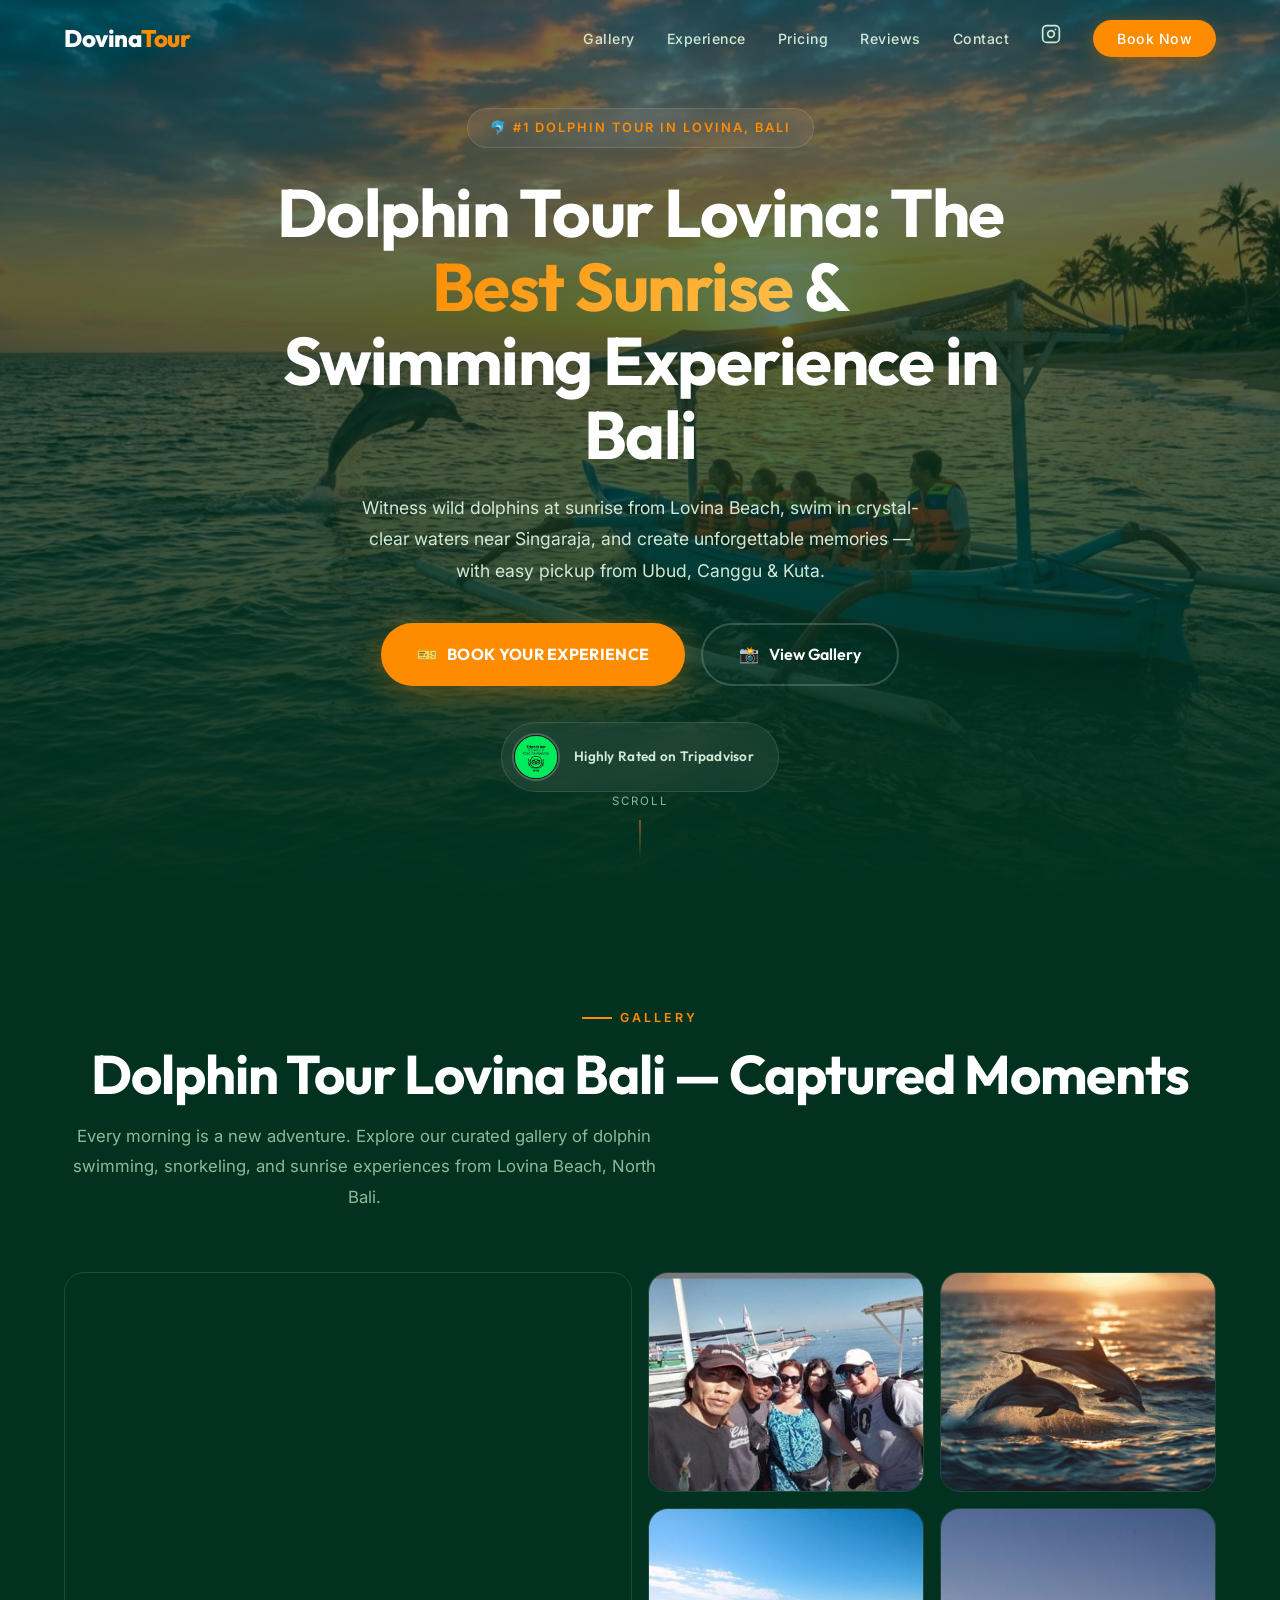
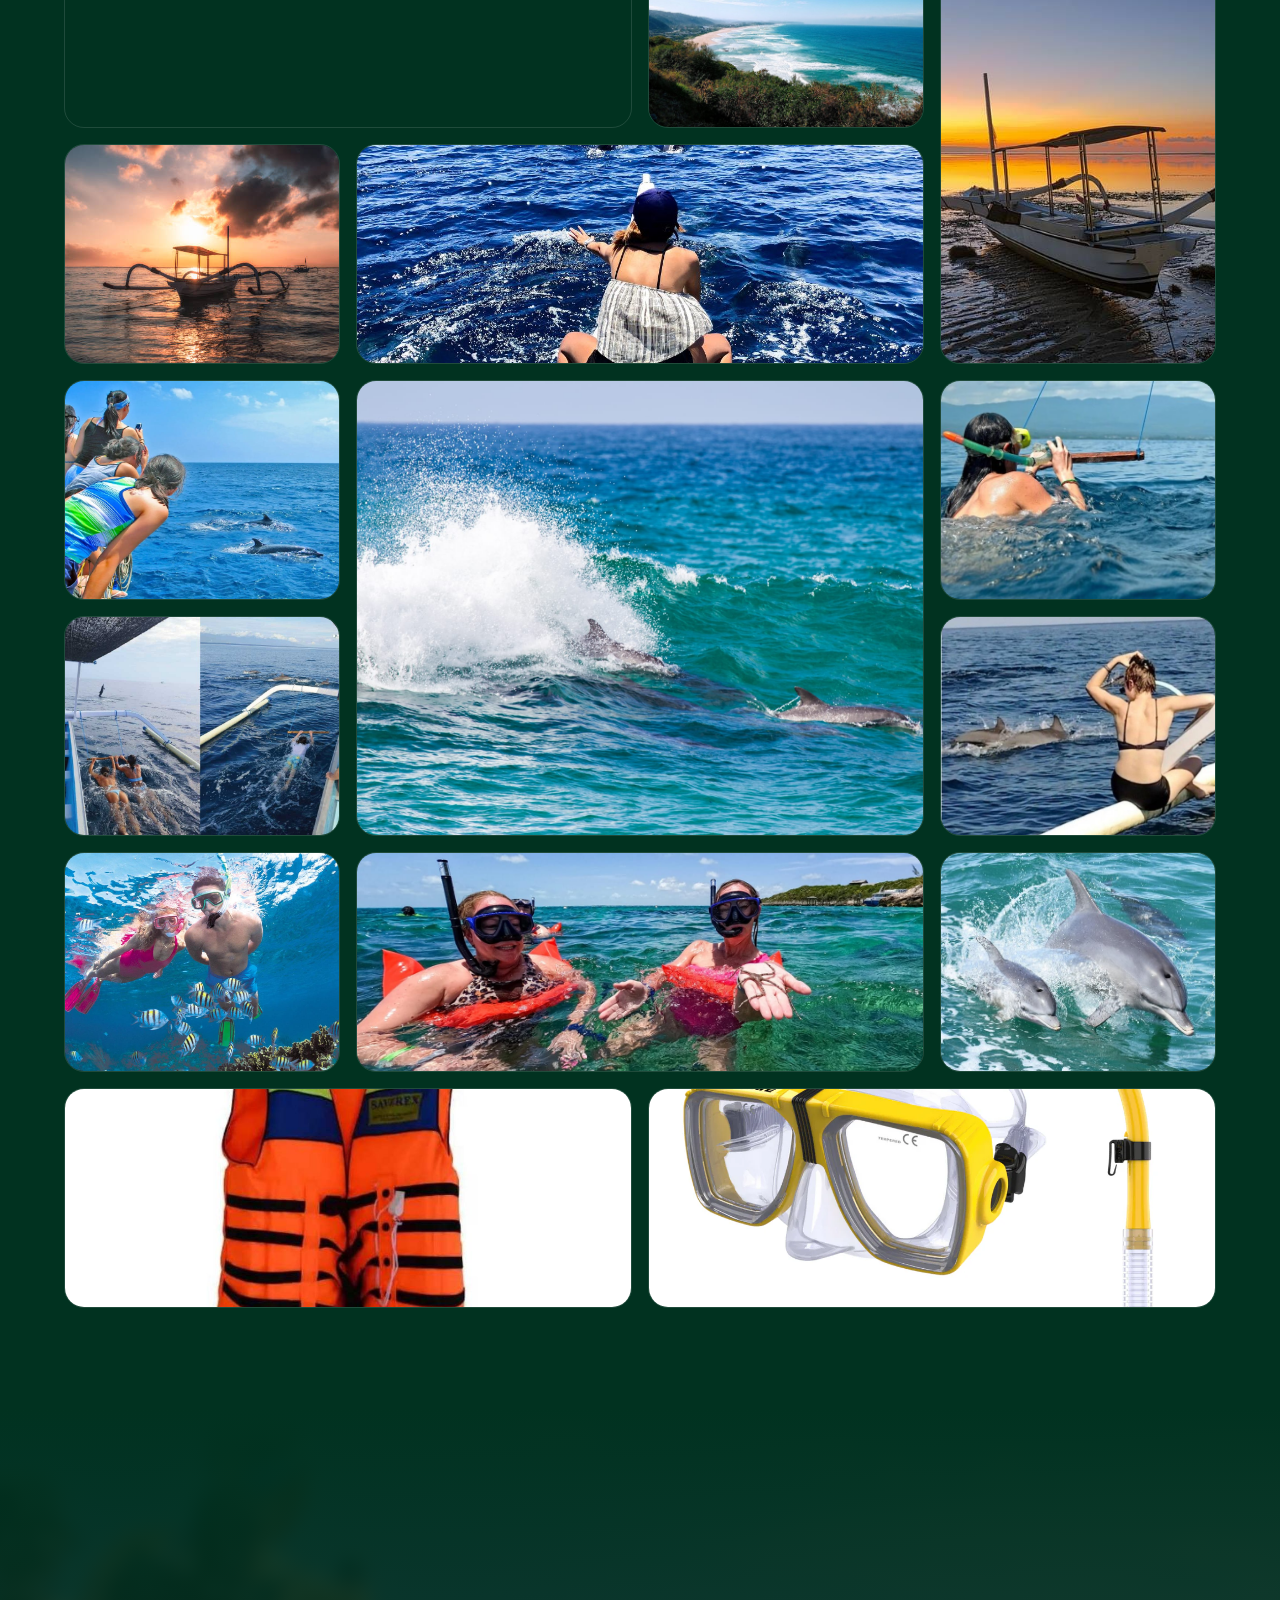
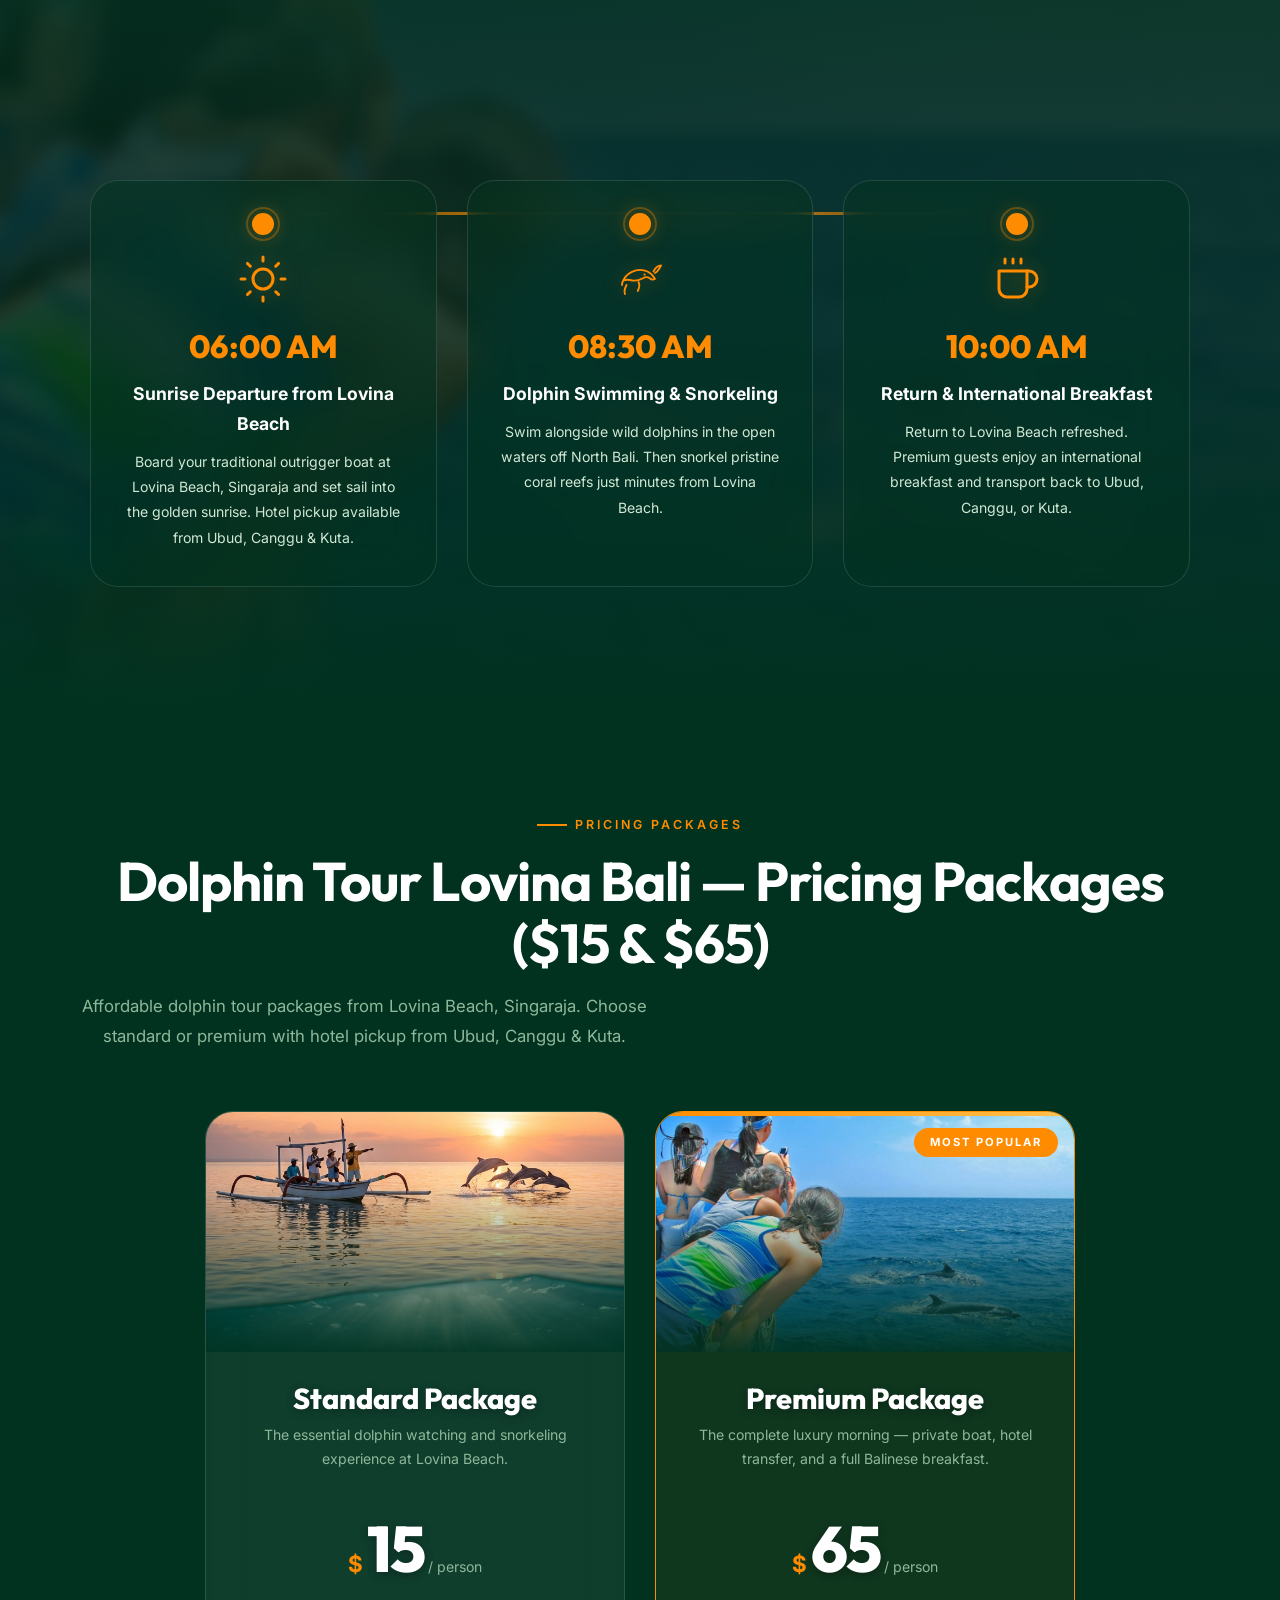
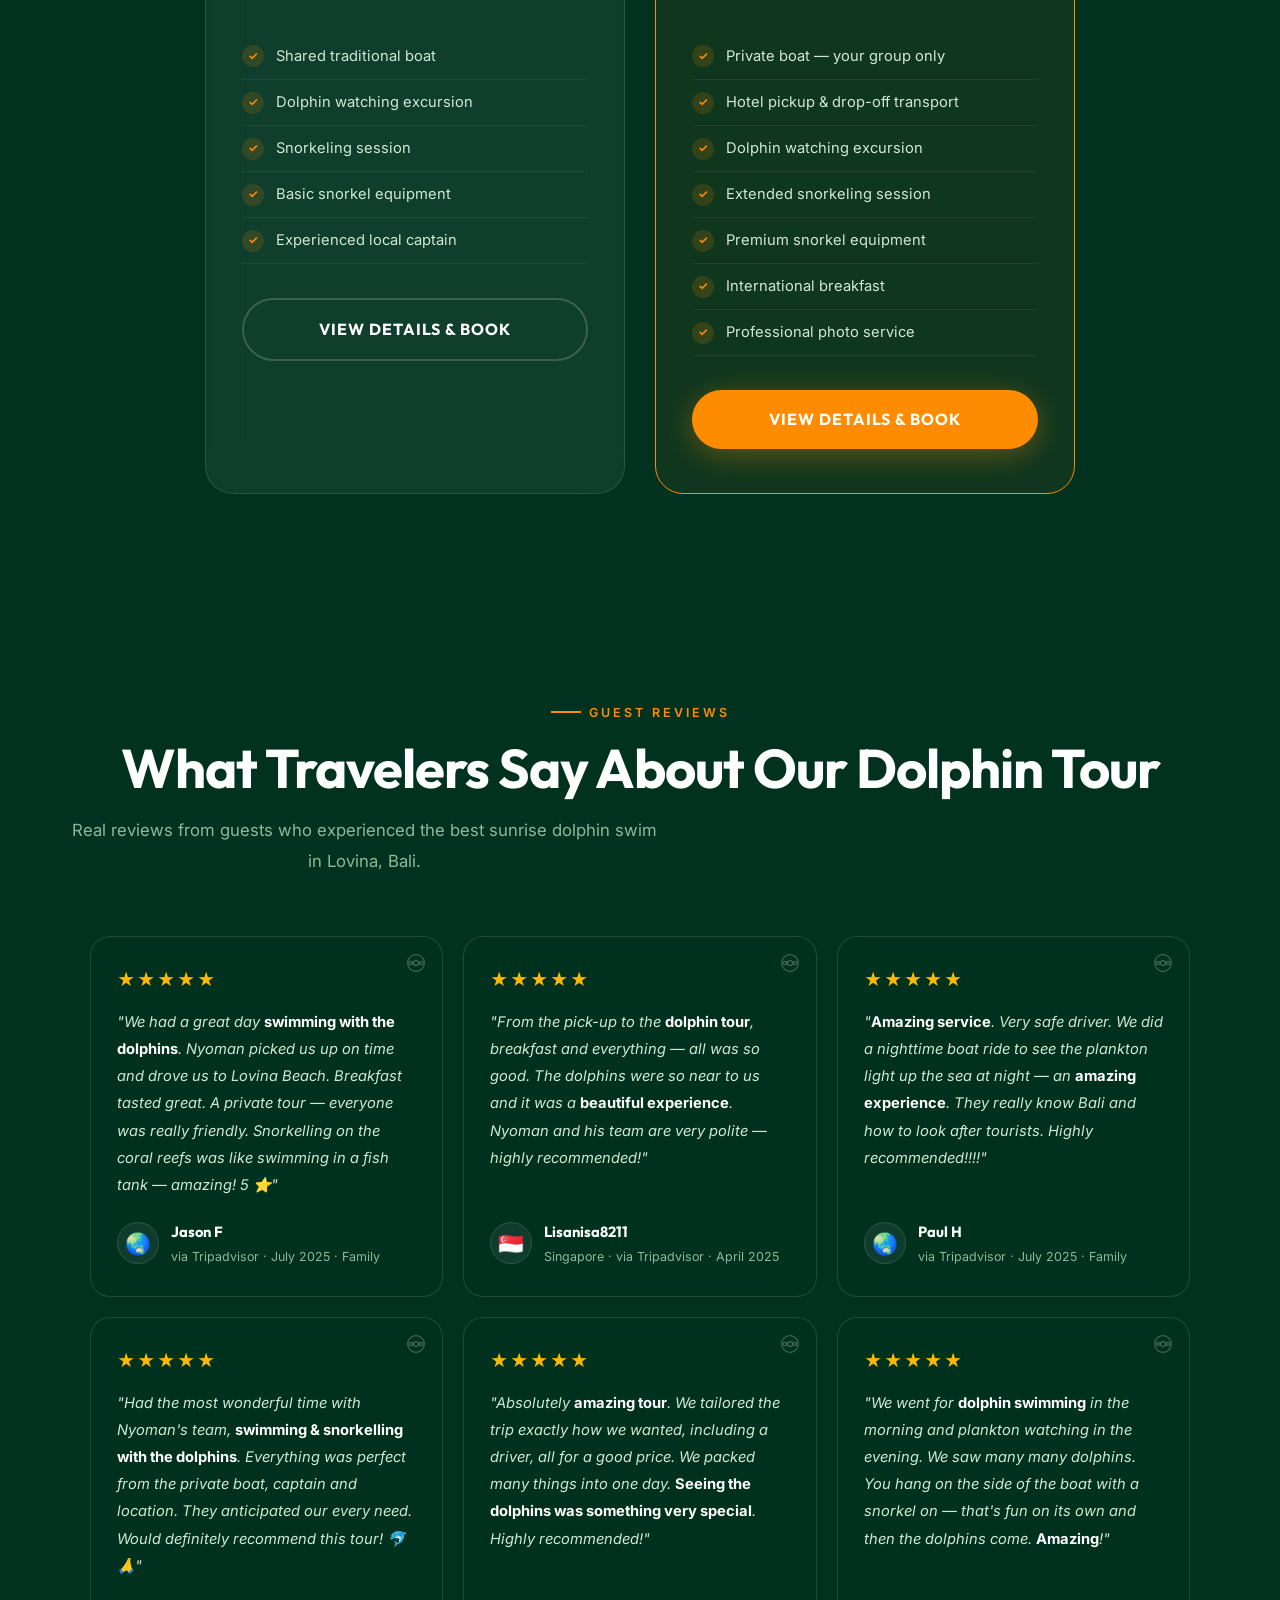
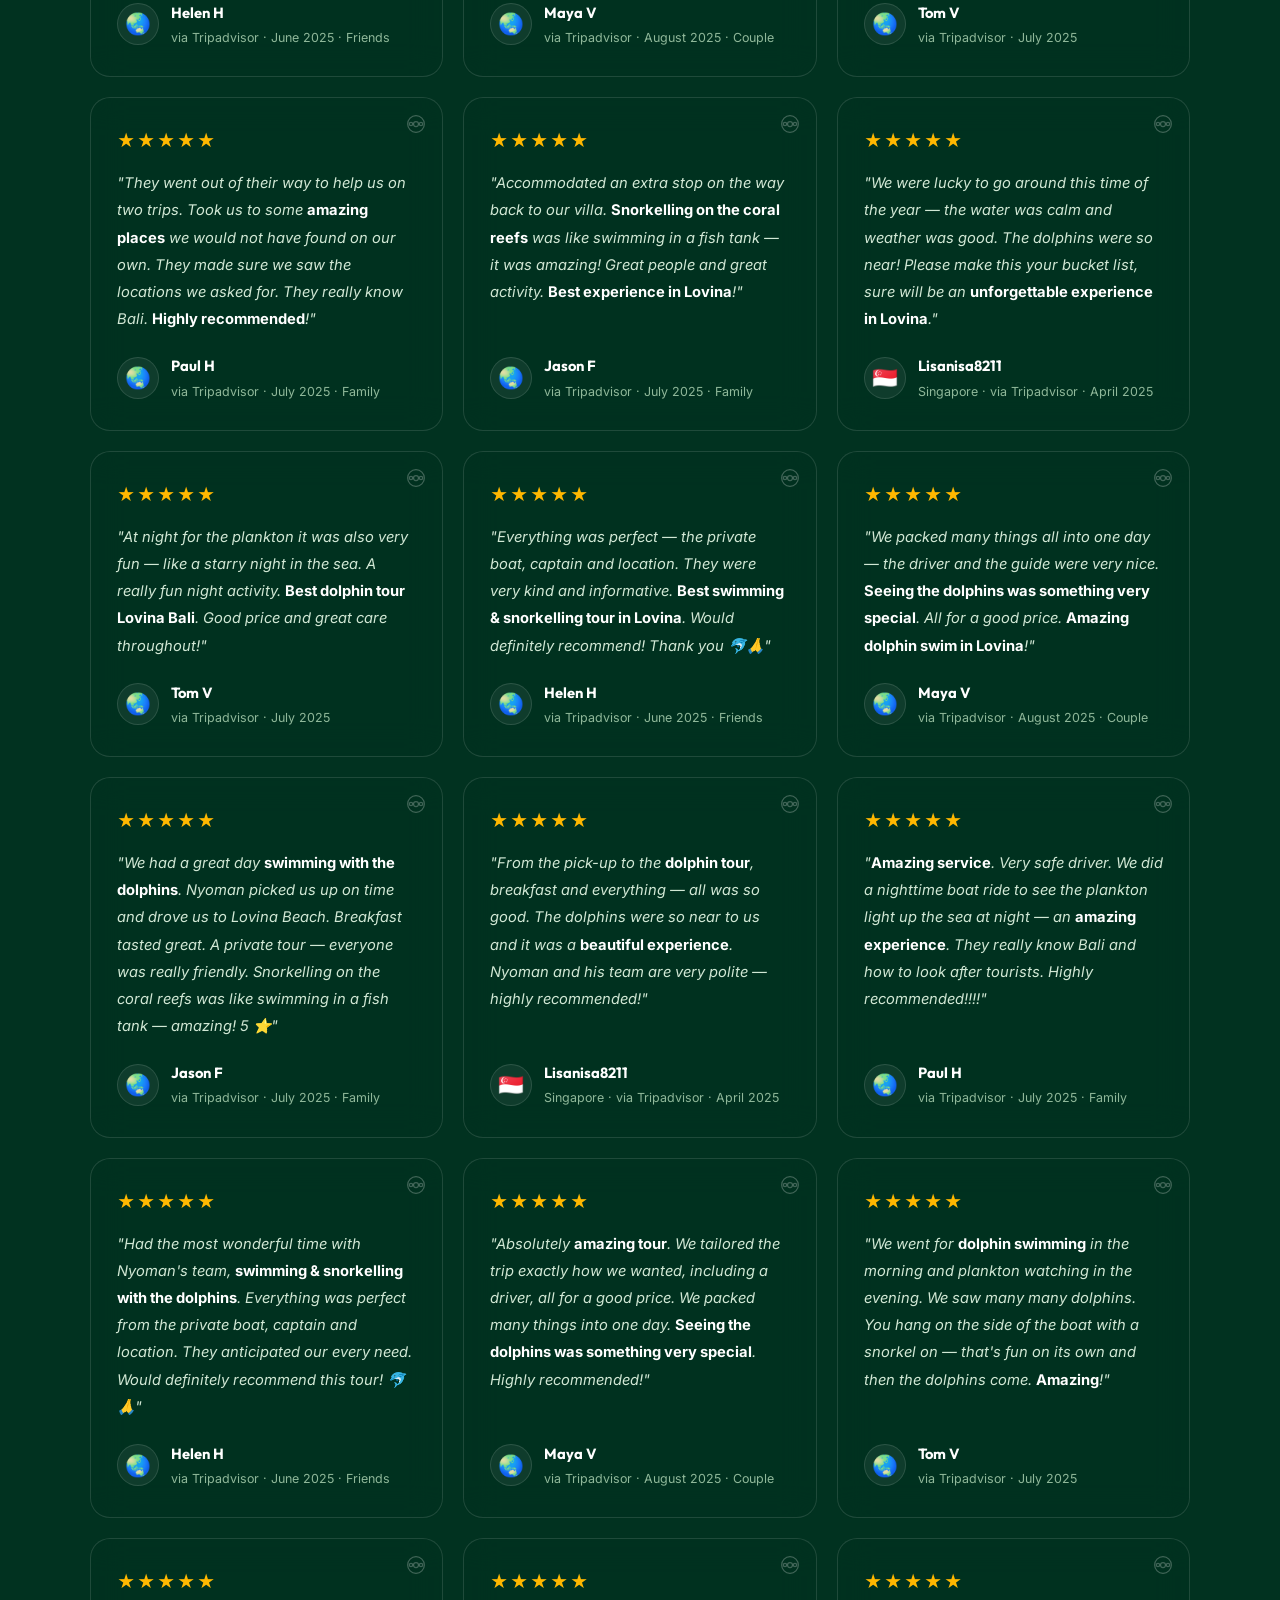
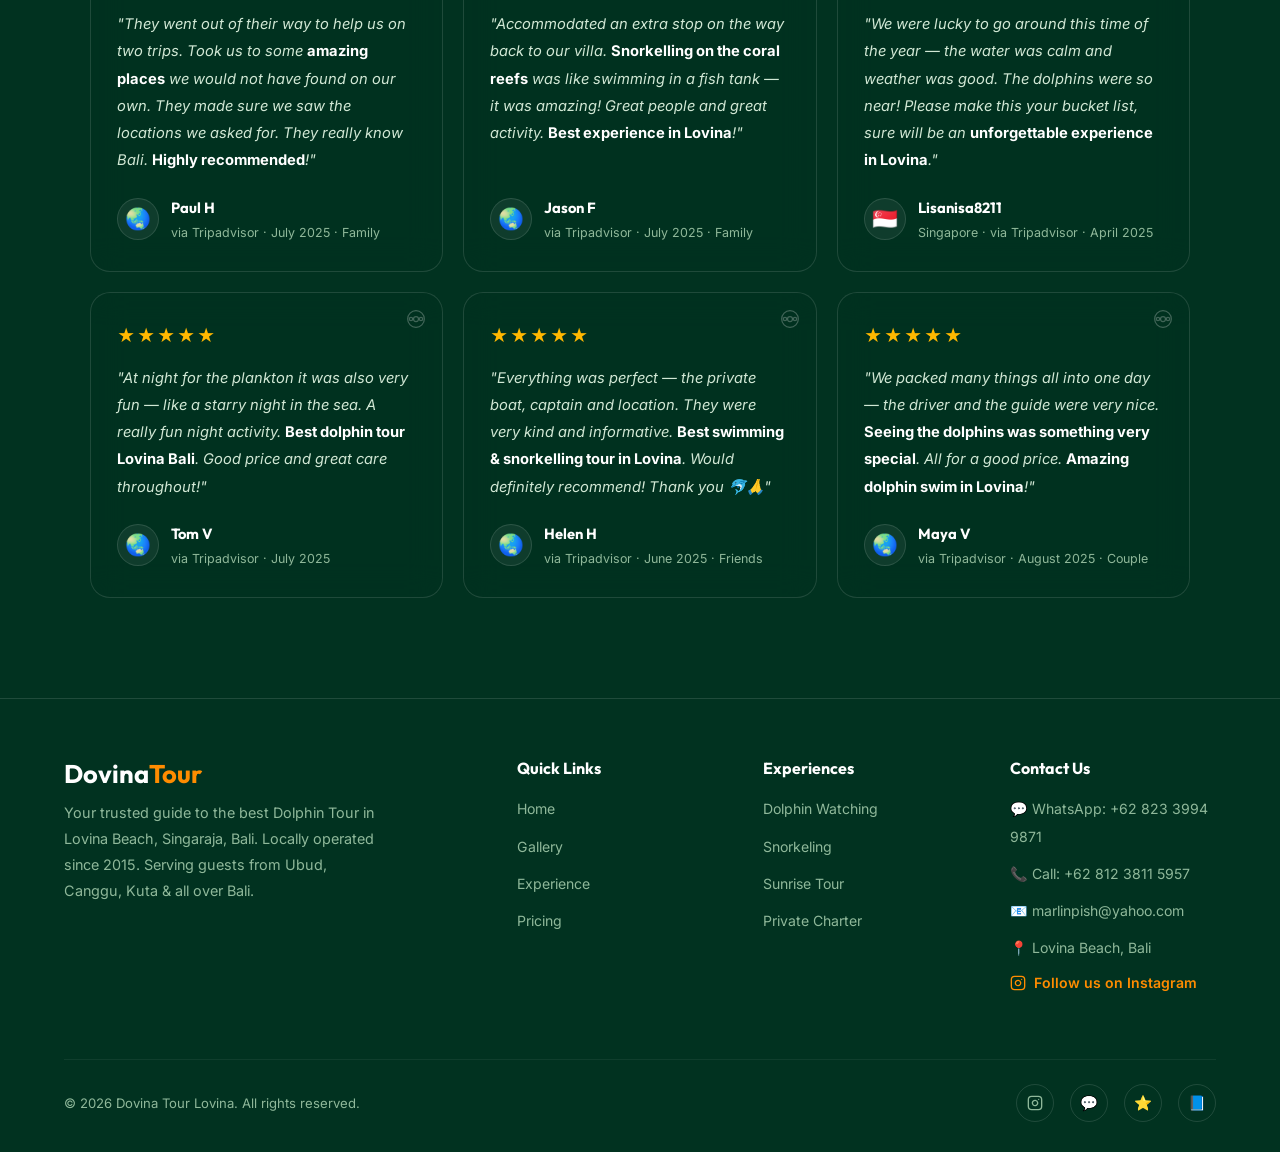
<file: index.html>
﻿<!DOCTYPE html>
<html lang="en">

<head>
  <meta charset="UTF-8" />
  <meta name="viewport" content="width=device-width, initial-scale=1.0" />
  <title>Dolphin Tour Lovina Bali — Best Sunrise Dolphin Swimming & Snorkeling | Dovina Tour</title>
  <meta name="description"
    content="Book the best Dolphin Tour in Lovina Bali. Experience sunrise dolphin watching, swimming, and snorkeling with Dovina Tour. Professional guides and private boat packages available." />
  <meta name="keywords"
    content="Dolphin Tour Lovina Bali, Dolphin Swim Lovina, Best Sunrise Tour Bali, Swimming with Dolphins Lovina, Lovina Beach, Singaraja, Sunrise Dolphin Boat Bali, Dovina Tour Lovina Experience" />

  <!-- Open Graph / Social Media -->
  <meta property="og:type" content="website" />
  <meta property="og:title" content="Dolphin Tour Lovina Bali — Best Sunrise Swimming Experience | Dovina Tour" />
  <meta property="og:description"
    content="Book the best Dolphin Tour in Lovina Bali. Sunrise dolphin watching, swimming & snorkeling. Professional guides, private boats. From $15/person." />
  <meta property="og:image" content="background-dolphin-lovina-tour-bali.jpeg" />
  <meta name="twitter:card" content="summary_large_image" />

  <!-- Google Fonts -->
  <link rel="preconnect" href="https://fonts.googleapis.com" />
  <link rel="preconnect" href="https://fonts.gstatic.com" crossorigin />
  <link
    href="https://fonts.googleapis.com/css2?family=Inter:wght@400;500;600;700&family=Outfit:wght@400;600;700;800&display=swap"
    rel="stylesheet" />

  <!-- Stylesheet -->
  <link rel="stylesheet" href="style.css" />

  <!-- JSON-LD Structured Data -->
  <script type="application/ld+json">
  {
    "@context": "https://schema.org",
    "@type": "TouristTrip",
    "name": "Dolphin Tour Lovina Bali — Sunrise Swimming & Snorkeling",
    "description": "Experience sunrise dolphin watching, swimming with wild dolphins, and snorkeling in Lovina Beach, North Bali. Private and shared boat packages available.",
    "touristType": ["Adventure", "Nature", "Water Sports"],
    "offers": [
      {
        "@type": "Offer",
        "name": "Standard Package",
        "price": "15",
        "priceCurrency": "USD",
        "description": "Shared boat dolphin watching and snorkeling tour departing from Lovina Beach"
      },
      {
        "@type": "Offer",
        "name": "Premium Package",
        "price": "65",
        "priceCurrency": "USD",
        "description": "Private boat with hotel transport from Ubud, Canggu, Kuta or Singaraja, plus international breakfast"
      }
    ],
    "provider": {
      "@type": "LocalBusiness",
      "name": "Dovina Tour Lovina",
      "telephone": "+6282339949871",
      "email": "marlinpish@yahoo.com",
      "address": {
        "@type": "PostalAddress",
        "addressLocality": "Lovina Beach",
        "addressRegion": "Singaraja, Buleleng",
        "addressCountry": "ID"
      }
    }
  }
  </script>
</head>

<body>

  <!-- ===== NAVBAR ===== -->
  <nav class="navbar" id="navbar">
    <div class="container">
      <a href="#" class="nav-logo">Dovina<span>Tour</span></a>
      <ul class="nav-links" id="navLinks">
        <li><a href="#gallery">Gallery</a></li>
        <li><a href="#experience">Experience</a></li>
        <li><a href="#pricing">Pricing</a></li>
        <li><a href="#testimonials">Reviews</a></li>
        <li><a href="#contact">Contact</a></li>
        <li><a href="https://www.instagram.com/dolphin_lovina_tours/?utm_source=qr&r=nametag" target="_blank"
            rel="noopener noreferrer" class="nav-instagram" aria-label="Follow us on Instagram"
            title="Follow us on Instagram"><svg xmlns="http://www.w3.org/2000/svg" width="20" height="20"
              viewBox="0 0 24 24" fill="none" stroke="currentColor" stroke-width="2" stroke-linecap="round"
              stroke-linejoin="round">
              <rect x="2" y="2" width="20" height="20" rx="5" ry="5" />
              <path d="M16 11.37A4 4 0 1 1 12.63 8 4 4 0 0 1 16 11.37z" />
              <line x1="17.5" y1="6.5" x2="17.51" y2="6.5" />
            </svg></a></li>
        <li><a href="#pricing" class="nav-cta">Book Now</a></li>
      </ul>
      <div class="hamburger" id="hamburger" onclick="toggleMenu()">
        <span></span>
        <span></span>
        <span></span>
      </div>
    </div>
  </nav>

  <!-- ===== HERO SECTION ===== -->
  <section class="hero hero-image-bg" id="hero">
    <div class="hero-overlay"></div>

    <div class="hero-content reveal">
      <div class="hero-badge">🐬 #1 Dolphin Tour in Lovina, Bali</div>
      <h1>
        Dolphin Tour Lovina: The <span class="highlight">Best Sunrise</span> &<br />
        Swimming Experience in Bali
      </h1>
      <p class="hero-desc">
        Witness wild dolphins at sunrise from Lovina Beach, swim in crystal-clear waters near Singaraja, and create
        unforgettable memories — with easy pickup from Ubud, Canggu & Kuta.
      </p>
      <div class="hero-btns">
        <a href="#pricing" class="btn-primary">
          <span>🎫</span> Book Your Experience
        </a>
        <a href="#gallery" class="btn-outline">
          <span>📸</span> View Gallery
        </a>
      </div>

      <a href="https://share.google/aSrlCVCSFf2u8vWAF" target="_blank" rel="noopener noreferrer" class="trust-badge">
        <img src="Tripadvisor Travelers' Choice 2025 logo image dolphin-lovina-tour-bali.jpeg"
          alt="Tripadvisor Travelers' Choice 2025" />
        <span>Highly Rated on Tripadvisor</span>
      </a>
    </div>

    <div class="hero-scroll-indicator">
      <span>Scroll</span>
      <div class="scroll-line"></div>
    </div>
  </section>

  <!-- ===== BENTO GRID GALLERY ===== -->
  <section class="bento-section" id="gallery">
    <div class="container">
      <div class="bento-header reveal">
        <div class="section-tag">Gallery</div>
        <h2 class="section-title">Dolphin Tour Lovina Bali — Captured Moments</h2>
        <p class="section-subtitle">Every morning is a new adventure. Explore our curated gallery of dolphin swimming,
          snorkeling, and sunrise experiences from Lovina Beach, North Bali.</p>
      </div>

      <div class="bento-grid">
        <div class="bento-item bento-video">
          <iframe src="https://www.youtube.com/embed/7PAWdxHHyG0?rel=0&modestbranding=1&playsinline=1"
            title="Dolphin Tour Lovina Bali — Sunrise Swimming and Snorkeling Experience Video"
            allow="accelerometer; autoplay; clipboard-write; encrypted-media; gyroscope; picture-in-picture"
            allowfullscreen loading="lazy"></iframe>
          <div class="bento-item-overlay"><span>▶ Watch the Dolphin Tour</span></div>
        </div>
        <div class="bento-item">
          <img src="Dolphin-Tour-Lovina-Bali (2).jpeg"
            alt="Swimming with dolphins Lovina — Wild dolphins spotted near Lovina Beach Bali" loading="lazy" />
          <div class="bento-item-overlay"><span>Wild Dolphins</span></div>
        </div>
        <div class="bento-item">
          <img src="Dolphin-Tour-Lovina-Bali (3).jpeg" alt="Snorkeling crystal clear water on Dolphin Tour Lovina Bali"
            loading="lazy" />
          <div class="bento-item-overlay"><span>Crystal Waters</span></div>
        </div>
        <div class="bento-item">
          <img src="Dolphin-Tour-Lovina-Bali (4).jpeg"
            alt="Sunrise dolphin boat Bali — Dolphins leaping at dawn near Singaraja" loading="lazy" />
          <div class="bento-item-overlay"><span>Dolphins at Dawn</span></div>
        </div>
        <div class="bento-item">
          <img src="Dolphin-Tour-Lovina-Bali (5).jpeg" alt="Dovina Tour snorkeling adventure in Lovina Beach North Bali"
            loading="lazy" />
          <div class="bento-item-overlay"><span>Snorkel Adventure</span></div>
        </div>
        <div class="bento-item">
          <img src="Dolphin-Tour-Lovina-Bali (6).jpeg"
            alt="Traditional outrigger boats at Lovina Beach for dolphin tour Bali" loading="lazy" />
          <div class="bento-item-overlay"><span>Traditional Boats</span></div>
        </div>
        <div class="bento-item">
          <img src="Dolphin-Tour-Lovina-Bali (7).jpeg"
            alt="Underwater marine life snorkeling during Dolphin Tour Lovina" loading="lazy" />
          <div class="bento-item-overlay"><span>Marine Life</span></div>
        </div>
        <div class="bento-item">
          <img src="Dolphin-Tour-Lovina-Bali (8).jpeg"
            alt="Panoramic sunrise view from Lovina Bay — Best sunrise tour Bali" loading="lazy" />
          <div class="bento-item-overlay"><span>Panoramic Sunrise</span></div>
        </div>
        <div class="bento-item">
          <img src="Dolphin-Tour-Lovina-Bali (9).jpeg"
            alt="Happy guests swimming with dolphins Lovina — Dovina Tour experience" loading="lazy" />
          <div class="bento-item-overlay"><span>Happy Guests</span></div>
        </div>
        <div class="bento-item">
          <img src="Dolphin-Tour-Lovina-Bali (10).jpeg"
            alt="Pod of dolphins swimming together — Dolphin Tour Lovina Bali" loading="lazy" />
          <div class="bento-item-overlay"><span>Dolphin Pod</span></div>
        </div>
        <div class="bento-item">
          <img src="Dolphin-Tour-Lovina-Bali (11).jpeg" alt="Colorful coral reef snorkeling Lovina Beach Singaraja"
            loading="lazy" />
          <div class="bento-item-overlay"><span>Coral Reef</span></div>
        </div>
        <div class="bento-item">
          <img src="Dolphin-Tour-Lovina-Bali (12).jpeg" alt="Scenic North Bali coastline near Singaraja — Dovina Tour"
            loading="lazy" />
          <div class="bento-item-overlay"><span>North Bali Coast</span></div>
        </div>
        <div class="bento-item">
          <img src="Dolphin-Tour-Lovina-Bali (13).jpeg" alt="Close encounter swimming with dolphins Lovina Beach Bali"
            loading="lazy" />
          <div class="bento-item-overlay"><span>Close Encounter</span></div>
        </div>
        <div class="bento-item">
          <img src="Dolphin-Tour-Lovina-Bali (14).jpeg"
            alt="Golden hour sunrise over Lovina Beach — Best sunrise tour Bali" loading="lazy" />
          <div class="bento-item-overlay"><span>Golden Hour</span></div>
        </div>
        <div class="bento-item">
          <img src="WhatsApp Image 2026-03-01 at 10.30.44.jpeg" alt="Dolphin Tour Lovina Beach — Happy guests"
            loading="lazy" />
          <div class="bento-item-overlay"><span>Happy Guests</span></div>
        </div>
        <div class="bento-item">
          <img src="Jual-Pelampung-Safety-di-Jakarta-2.jpg" alt="Safety equipment for Dolphin Tour Lovina Bali"
            loading="lazy" />
          <div class="bento-item-overlay"><span>Safety First</span></div>
        </div>
        <div class="bento-item">
          <img src="promate scuba dive.webp" alt="Premium snorkel equipment for Dolphin Tour Lovina Bali"
            loading="lazy" />
          <div class="bento-item-overlay"><span>Premium Gear</span></div>
        </div>
      </div>
    </div>
  </section>

  <!-- ===== EXPERIENCE TIMELINE ===== -->
  <section class="timeline-section" id="experience">
    <!-- Blurred ocean background -->
    <div class="timeline-bg">
      <img src="Dolphin-Tour-Lovina-Bali (8).jpeg" alt="" aria-hidden="true" />
    </div>
    <div class="timeline-bg-overlay"></div>

    <div class="container" style="position:relative;z-index:2;">
      <div class="timeline-header reveal">
        <div class="section-tag">Dolphin Tour Schedule</div>
        <h2 class="section-title">Dolphin Tour Lovina — Your Sunrise Schedule</h2>
        <p class="section-subtitle">From the first light of dawn at Lovina Beach to a fulfilling breakfast by the shore
          in Singaraja, here's your complete dolphin tour itinerary.</p>
      </div>

      <div class="timeline-wrapper">
        <!-- Timeline Card 1: Sunrise -->
        <div class="timeline-card reveal">
          <div class="timeline-dot"></div>
          <div class="timeline-icon-wrap">
            <svg class="timeline-icon timeline-icon-sun" xmlns="http://www.w3.org/2000/svg" width="48" height="48"
              viewBox="0 0 24 24" fill="none" stroke="currentColor" stroke-width="1.5" stroke-linecap="round"
              stroke-linejoin="round">
              <circle cx="12" cy="12" r="5" />
              <line x1="12" y1="1" x2="12" y2="3" />
              <line x1="12" y1="21" x2="12" y2="23" />
              <line x1="4.22" y1="4.22" x2="5.64" y2="5.64" />
              <line x1="18.36" y1="18.36" x2="19.78" y2="19.78" />
              <line x1="1" y1="12" x2="3" y2="12" />
              <line x1="21" y1="12" x2="23" y2="12" />
              <line x1="4.22" y1="19.78" x2="5.64" y2="18.36" />
              <line x1="18.36" y1="5.64" x2="19.78" y2="4.22" />
            </svg>
          </div>
          <div class="timeline-time">06:00 AM</div>
          <div class="timeline-label">Sunrise Departure from Lovina Beach</div>
          <p class="timeline-desc">Board your traditional outrigger boat at Lovina Beach, Singaraja and set sail into
            the golden sunrise. Hotel pickup available from Ubud, Canggu & Kuta.</p>
        </div>

        <!-- Timeline Card 2: Dolphin -->
        <div class="timeline-card reveal">
          <div class="timeline-dot"></div>
          <div class="timeline-icon-wrap">
            <svg class="timeline-icon timeline-icon-dolphin" xmlns="http://www.w3.org/2000/svg" width="48" height="48"
              viewBox="0 0 64 64" fill="none" stroke="currentColor" stroke-width="2.5" stroke-linecap="round"
              stroke-linejoin="round">
              <path
                d="M8 38c4-14 20-22 34-16 4 2 8 6 10 10-2 1-5 1-7-1-3-2-6-2-9 0-4 2-8 4-14 3-4-1-8-2-12 0-2 2-2 6-2 6" />
              <circle cx="38" cy="26" r="1.5" fill="currentColor" stroke="none" />
              <path d="M50 22c2-4 6-8 10-8-2 4-4 8-8 10" />
              <path d="M14 40c-2 4-4 8-2 12" />
              <path d="M30 36c2 4 1 8-1 12" />
            </svg>
          </div>
          <div class="timeline-time">08:30 AM</div>
          <div class="timeline-label">Dolphin Swimming & Snorkeling</div>
          <p class="timeline-desc">Swim alongside wild dolphins in the open waters off North Bali. Then snorkel pristine
            coral reefs just minutes from Lovina Beach.</p>
        </div>

        <!-- Timeline Card 3: Breakfast -->
        <div class="timeline-card reveal">
          <div class="timeline-dot"></div>
          <div class="timeline-icon-wrap">
            <svg class="timeline-icon timeline-icon-coffee" xmlns="http://www.w3.org/2000/svg" width="48" height="48"
              viewBox="0 0 24 24" fill="none" stroke="currentColor" stroke-width="1.5" stroke-linecap="round"
              stroke-linejoin="round">
              <path d="M17 8h1a4 4 0 1 1 0 8h-1" />
              <path d="M3 8h14v9a4 4 0 0 1-4 4H7a4 4 0 0 1-4-4V8z" />
              <line x1="6" y1="2" x2="6" y2="4" />
              <line x1="10" y1="2" x2="10" y2="4" />
              <line x1="14" y1="2" x2="14" y2="4" />
            </svg>
          </div>
          <div class="timeline-time">10:00 AM</div>
          <div class="timeline-label">Return & International Breakfast</div>
          <p class="timeline-desc">Return to Lovina Beach refreshed. Premium guests enjoy an international
            breakfast and transport back to Ubud, Canggu, or Kuta.</p>
        </div>
      </div>
    </div>
  </section>

  <!-- ===== PRICING SECTION ===== -->
  <section class="pricing-section" id="pricing">
    <div class="container">
      <div class="pricing-header reveal">
        <div class="section-tag">Pricing Packages</div>
        <h2 class="section-title">Dolphin Tour Lovina Bali — Pricing Packages ($15 & $65)</h2>
        <p class="section-subtitle">Affordable dolphin tour packages from Lovina Beach, Singaraja. Choose standard
          or
          premium with hotel pickup from Ubud, Canggu & Kuta.</p>
      </div>

      <div class="pricing-grid">
        <!-- Standard Card -->
        <div class="pricing-card reveal">
          <div class="pricing-card-img">
            <img src="Dolphin-tour-lovina-bali (15).jpeg"
              alt="Standard Dolphin Tour Lovina Bali Package — $15 per person shared boat" />
          </div>
          <div class="pricing-card-body">
            <h3 class="pricing-card-title">Standard Package</h3>
            <p class="pricing-card-desc">The essential dolphin watching and snorkeling experience at Lovina Beach.</p>
            <div class="pricing-amount">
              <span class="pricing-currency">$</span>
              <span class="pricing-value">15</span>
              <span class="pricing-period">/ person</span>
            </div>
            <ul class="pricing-features">
              <li>Shared traditional boat</li>
              <li>Dolphin watching excursion</li>
              <li>Snorkeling session</li>
              <li>Basic snorkel equipment</li>
              <li>Experienced local captain</li>
            </ul>
            <a href="standard.html" class="btn-pricing outline"
              style="display:block;text-align:center;text-decoration:none;cursor:pointer;">
              View Details & Book
            </a>
          </div>
        </div>

        <!-- Premium Card -->
        <div class="pricing-card featured reveal">
          <div class="pricing-badge">Most Popular</div>
          <div class="pricing-card-img">
            <img src="Dolphin-Tour-Lovina-Bali (8).jpeg"
              alt="Premium Dolphin Tour Lovina Bali Package — $65 private boat with hotel transport from Ubud Canggu Kuta" />
          </div>
          <div class="pricing-card-body">
            <h3 class="pricing-card-title">Premium Package</h3>
            <p class="pricing-card-desc">The complete luxury morning — private boat, hotel transfer, and a full Balinese
              breakfast.</p>
            <div class="pricing-amount">
              <span class="pricing-currency">$</span>
              <span class="pricing-value">65</span>
              <span class="pricing-period">/ person</span>
            </div>
            <ul class="pricing-features">
              <li>Private boat — your group only</li>
              <li>Hotel pickup & drop-off transport</li>
              <li>Dolphin watching excursion</li>
              <li>Extended snorkeling session</li>
              <li>Premium snorkel equipment</li>
              <li>International breakfast</li>
              <li>Professional photo service</li>
            </ul>
            <a href="premium.html" class="btn-pricing primary"
              style="display:block;text-align:center;text-decoration:none;cursor:pointer;">
              View Details & Book
            </a>
          </div>
        </div>
      </div>
    </div>
  </section>

  <!-- ===== TESTIMONIALS ===== -->
  <section class="testimonials-section" id="testimonials">
    <div class="container">
      <div class="testimonials-header reveal">
        <div class="section-tag">Guest Reviews</div>
        <h2 class="section-title">What Travelers Say About Our Dolphin Tour</h2>
        <p class="section-subtitle">Real reviews from guests who experienced the best sunrise dolphin swim in Lovina,
          Bali.</p>
      </div>

      <div class="testimonials-grid">
        <!-- Row 1 -->
        <div class="testi-card reveal">
          <div class="testi-tripadvisor"><svg xmlns="http://www.w3.org/2000/svg" width="20" height="20"
              viewBox="0 0 24 24" fill="none" stroke="currentColor" stroke-width="1.5">
              <circle cx="12" cy="12" r="10" />
              <circle cx="12" cy="12" r="3" />
              <circle cx="6" cy="12" r="2" />
              <circle cx="18" cy="12" r="2" />
            </svg></div>
          <div class="testi-stars">★★★★★</div>
          <p class="testi-text">"We had a great day <strong>swimming with the dolphins</strong>. Nyoman picked us up on
            time and drove us to Lovina Beach. Breakfast tasted great. A private tour — everyone was really friendly.
            Snorkelling on the coral reefs was like swimming in a fish tank — amazing! 5 ⭐"</p>
          <div class="testi-author">
            <div class="testi-avatar">🌏</div>
            <div>
              <div class="testi-name">Jason F</div>
              <div class="testi-origin">via Tripadvisor · July 2025 · Family</div>
            </div>
          </div>
        </div>

        <div class="testi-card reveal">
          <div class="testi-tripadvisor"><svg xmlns="http://www.w3.org/2000/svg" width="20" height="20"
              viewBox="0 0 24 24" fill="none" stroke="currentColor" stroke-width="1.5">
              <circle cx="12" cy="12" r="10" />
              <circle cx="12" cy="12" r="3" />
              <circle cx="6" cy="12" r="2" />
              <circle cx="18" cy="12" r="2" />
            </svg></div>
          <div class="testi-stars">★★★★★</div>
          <p class="testi-text">"From the pick-up to the <strong>dolphin tour</strong>, breakfast and everything — all
            was so good. The dolphins were so near to us and it was a <strong>beautiful experience</strong>. Nyoman and
            his team are very polite — highly recommended!"</p>
          <div class="testi-author">
            <div class="testi-avatar">🇸🇬</div>
            <div>
              <div class="testi-name">Lisanisa8211</div>
              <div class="testi-origin">Singapore · via Tripadvisor · April 2025</div>
            </div>
          </div>
        </div>

        <div class="testi-card reveal">
          <div class="testi-tripadvisor"><svg xmlns="http://www.w3.org/2000/svg" width="20" height="20"
              viewBox="0 0 24 24" fill="none" stroke="currentColor" stroke-width="1.5">
              <circle cx="12" cy="12" r="10" />
              <circle cx="12" cy="12" r="3" />
              <circle cx="6" cy="12" r="2" />
              <circle cx="18" cy="12" r="2" />
            </svg></div>
          <div class="testi-stars">★★★★★</div>
          <p class="testi-text">"<strong>Amazing service</strong>. Very safe driver. We did a nighttime boat ride to see
            the plankton light up the sea at night — an <strong>amazing experience</strong>. They really know Bali and
            how to look after tourists. Highly recommended!!!!"</p>
          <div class="testi-author">
            <div class="testi-avatar">🌏</div>
            <div>
              <div class="testi-name">Paul H</div>
              <div class="testi-origin">via Tripadvisor · July 2025 · Family</div>
            </div>
          </div>
        </div>

        <!-- Row 2 -->
        <div class="testi-card reveal">
          <div class="testi-tripadvisor"><svg xmlns="http://www.w3.org/2000/svg" width="20" height="20"
              viewBox="0 0 24 24" fill="none" stroke="currentColor" stroke-width="1.5">
              <circle cx="12" cy="12" r="10" />
              <circle cx="12" cy="12" r="3" />
              <circle cx="6" cy="12" r="2" />
              <circle cx="18" cy="12" r="2" />
            </svg></div>
          <div class="testi-stars">★★★★★</div>
          <p class="testi-text">"Had the most wonderful time with Nyoman's team, <strong>swimming & snorkelling with the
              dolphins</strong>. Everything was perfect from the private boat, captain and location. They anticipated
            our every need. Would definitely recommend this tour! 🐬🙏"</p>
          <div class="testi-author">
            <div class="testi-avatar">🌏</div>
            <div>
              <div class="testi-name">Helen H</div>
              <div class="testi-origin">via Tripadvisor · June 2025 · Friends</div>
            </div>
          </div>
        </div>

        <div class="testi-card reveal">
          <div class="testi-tripadvisor"><svg xmlns="http://www.w3.org/2000/svg" width="20" height="20"
              viewBox="0 0 24 24" fill="none" stroke="currentColor" stroke-width="1.5">
              <circle cx="12" cy="12" r="10" />
              <circle cx="12" cy="12" r="3" />
              <circle cx="6" cy="12" r="2" />
              <circle cx="18" cy="12" r="2" />
            </svg></div>
          <div class="testi-stars">★★★★★</div>
          <p class="testi-text">"Absolutely <strong>amazing tour</strong>. We tailored the trip exactly how we wanted,
            including a driver, all for a good price. We packed many things into one day. <strong>Seeing the dolphins
              was something very special</strong>. Highly recommended!"</p>
          <div class="testi-author">
            <div class="testi-avatar">🌏</div>
            <div>
              <div class="testi-name">Maya V</div>
              <div class="testi-origin">via Tripadvisor · August 2025 · Couple</div>
            </div>
          </div>
        </div>

        <div class="testi-card reveal">
          <div class="testi-tripadvisor"><svg xmlns="http://www.w3.org/2000/svg" width="20" height="20"
              viewBox="0 0 24 24" fill="none" stroke="currentColor" stroke-width="1.5">
              <circle cx="12" cy="12" r="10" />
              <circle cx="12" cy="12" r="3" />
              <circle cx="6" cy="12" r="2" />
              <circle cx="18" cy="12" r="2" />
            </svg></div>
          <div class="testi-stars">★★★★★</div>
          <p class="testi-text">"We went for <strong>dolphin swimming</strong> in the morning and plankton watching in
            the evening. We saw many many dolphins. You hang on the side of the boat with a snorkel on — that's fun on
            its own and then the dolphins come. <strong>Amazing</strong>!"</p>
          <div class="testi-author">
            <div class="testi-avatar">🌏</div>
            <div>
              <div class="testi-name">Tom V</div>
              <div class="testi-origin">via Tripadvisor · July 2025</div>
            </div>
          </div>
        </div>

        <!-- Row 3 -->
        <div class="testi-card reveal">
          <div class="testi-tripadvisor"><svg xmlns="http://www.w3.org/2000/svg" width="20" height="20"
              viewBox="0 0 24 24" fill="none" stroke="currentColor" stroke-width="1.5">
              <circle cx="12" cy="12" r="10" />
              <circle cx="12" cy="12" r="3" />
              <circle cx="6" cy="12" r="2" />
              <circle cx="18" cy="12" r="2" />
            </svg></div>
          <div class="testi-stars">★★★★★</div>
          <p class="testi-text">"They went out of their way to help us on two trips. Took us to some <strong>amazing
              places</strong> we would not have found on our own. They made sure we saw the locations we asked for. They
            really know Bali. <strong>Highly recommended</strong>!"</p>
          <div class="testi-author">
            <div class="testi-avatar">🌏</div>
            <div>
              <div class="testi-name">Paul H</div>
              <div class="testi-origin">via Tripadvisor · July 2025 · Family</div>
            </div>
          </div>
        </div>

        <div class="testi-card reveal">
          <div class="testi-tripadvisor"><svg xmlns="http://www.w3.org/2000/svg" width="20" height="20"
              viewBox="0 0 24 24" fill="none" stroke="currentColor" stroke-width="1.5">
              <circle cx="12" cy="12" r="10" />
              <circle cx="12" cy="12" r="3" />
              <circle cx="6" cy="12" r="2" />
              <circle cx="18" cy="12" r="2" />
            </svg></div>
          <div class="testi-stars">★★★★★</div>
          <p class="testi-text">"Accommodated an extra stop on the way back to our villa. <strong>Snorkelling on the
              coral reefs</strong> was like swimming in a fish tank — it was amazing! Great people and great activity.
            <strong>Best experience in Lovina</strong>!"
          </p>
          <div class="testi-author">
            <div class="testi-avatar">🌏</div>
            <div>
              <div class="testi-name">Jason F</div>
              <div class="testi-origin">via Tripadvisor · July 2025 · Family</div>
            </div>
          </div>
        </div>

        <div class="testi-card reveal">
          <div class="testi-tripadvisor"><svg xmlns="http://www.w3.org/2000/svg" width="20" height="20"
              viewBox="0 0 24 24" fill="none" stroke="currentColor" stroke-width="1.5">
              <circle cx="12" cy="12" r="10" />
              <circle cx="12" cy="12" r="3" />
              <circle cx="6" cy="12" r="2" />
              <circle cx="18" cy="12" r="2" />
            </svg></div>
          <div class="testi-stars">★★★★★</div>
          <p class="testi-text">"We were lucky to go around this time of the year — the water was calm and weather was
            good. The dolphins were so near! Please make this your bucket list, sure will be an <strong>unforgettable
              experience in Lovina</strong>."</p>
          <div class="testi-author">
            <div class="testi-avatar">🇸🇬</div>
            <div>
              <div class="testi-name">Lisanisa8211</div>
              <div class="testi-origin">Singapore · via Tripadvisor · April 2025</div>
            </div>
          </div>
        </div>

        <!-- Row 4 -->
        <div class="testi-card reveal">
          <div class="testi-tripadvisor"><svg xmlns="http://www.w3.org/2000/svg" width="20" height="20"
              viewBox="0 0 24 24" fill="none" stroke="currentColor" stroke-width="1.5">
              <circle cx="12" cy="12" r="10" />
              <circle cx="12" cy="12" r="3" />
              <circle cx="6" cy="12" r="2" />
              <circle cx="18" cy="12" r="2" />
            </svg></div>
          <div class="testi-stars">★★★★★</div>
          <p class="testi-text">"At night for the plankton it was also very fun — like a starry night in the sea. A
            really fun night activity. <strong>Best dolphin tour Lovina Bali</strong>. Good price and great care
            throughout!"</p>
          <div class="testi-author">
            <div class="testi-avatar">🌏</div>
            <div>
              <div class="testi-name">Tom V</div>
              <div class="testi-origin">via Tripadvisor · July 2025</div>
            </div>
          </div>
        </div>

        <div class="testi-card reveal">
          <div class="testi-tripadvisor"><svg xmlns="http://www.w3.org/2000/svg" width="20" height="20"
              viewBox="0 0 24 24" fill="none" stroke="currentColor" stroke-width="1.5">
              <circle cx="12" cy="12" r="10" />
              <circle cx="12" cy="12" r="3" />
              <circle cx="6" cy="12" r="2" />
              <circle cx="18" cy="12" r="2" />
            </svg></div>
          <div class="testi-stars">★★★★★</div>
          <p class="testi-text">"Everything was perfect — the private boat, captain and location. They were very kind
            and informative. <strong>Best swimming & snorkelling tour in Lovina</strong>. Would definitely recommend!
            Thank you 🐬🙏"</p>
          <div class="testi-author">
            <div class="testi-avatar">🌏</div>
            <div>
              <div class="testi-name">Helen H</div>
              <div class="testi-origin">via Tripadvisor · June 2025 · Friends</div>
            </div>
          </div>
        </div>

        <div class="testi-card reveal">
          <div class="testi-tripadvisor"><svg xmlns="http://www.w3.org/2000/svg" width="20" height="20"
              viewBox="0 0 24 24" fill="none" stroke="currentColor" stroke-width="1.5">
              <circle cx="12" cy="12" r="10" />
              <circle cx="12" cy="12" r="3" />
              <circle cx="6" cy="12" r="2" />
              <circle cx="18" cy="12" r="2" />
            </svg></div>
          <div class="testi-stars">★★★★★</div>
          <p class="testi-text">"We packed many things all into one day — the driver and the guide were very nice.
            <strong>Seeing the dolphins was something very special</strong>. All for a good price. <strong>Amazing
              dolphin swim in Lovina</strong>!"
          </p>
          <div class="testi-author">
            <div class="testi-avatar">🌏</div>
            <div>
              <div class="testi-name">Maya V</div>
              <div class="testi-origin">via Tripadvisor · August 2025 · Couple</div>
            </div>
          </div>
        </div>

        <!-- Duplicated row 4-6 -->
        <!-- Row 1 -->
        <div class="testi-card reveal">
          <div class="testi-tripadvisor"><svg xmlns="http://www.w3.org/2000/svg" width="20" height="20"
              viewBox="0 0 24 24" fill="none" stroke="currentColor" stroke-width="1.5">
              <circle cx="12" cy="12" r="10" />
              <circle cx="12" cy="12" r="3" />
              <circle cx="6" cy="12" r="2" />
              <circle cx="18" cy="12" r="2" />
            </svg></div>
          <div class="testi-stars">★★★★★</div>
          <p class="testi-text">"We had a great day <strong>swimming with the dolphins</strong>. Nyoman picked us up on
            time and drove us to Lovina Beach. Breakfast tasted great. A private tour — everyone was really friendly.
            Snorkelling on the coral reefs was like swimming in a fish tank — amazing! 5 ⭐"</p>
          <div class="testi-author">
            <div class="testi-avatar">🌏</div>
            <div>
              <div class="testi-name">Jason F</div>
              <div class="testi-origin">via Tripadvisor · July 2025 · Family</div>
            </div>
          </div>
        </div>

        <div class="testi-card reveal">
          <div class="testi-tripadvisor"><svg xmlns="http://www.w3.org/2000/svg" width="20" height="20"
              viewBox="0 0 24 24" fill="none" stroke="currentColor" stroke-width="1.5">
              <circle cx="12" cy="12" r="10" />
              <circle cx="12" cy="12" r="3" />
              <circle cx="6" cy="12" r="2" />
              <circle cx="18" cy="12" r="2" />
            </svg></div>
          <div class="testi-stars">★★★★★</div>
          <p class="testi-text">"From the pick-up to the <strong>dolphin tour</strong>, breakfast and everything — all
            was so good. The dolphins were so near to us and it was a <strong>beautiful experience</strong>. Nyoman and
            his team are very polite — highly recommended!"</p>
          <div class="testi-author">
            <div class="testi-avatar">🇸🇬</div>
            <div>
              <div class="testi-name">Lisanisa8211</div>
              <div class="testi-origin">Singapore · via Tripadvisor · April 2025</div>
            </div>
          </div>
        </div>

        <div class="testi-card reveal">
          <div class="testi-tripadvisor"><svg xmlns="http://www.w3.org/2000/svg" width="20" height="20"
              viewBox="0 0 24 24" fill="none" stroke="currentColor" stroke-width="1.5">
              <circle cx="12" cy="12" r="10" />
              <circle cx="12" cy="12" r="3" />
              <circle cx="6" cy="12" r="2" />
              <circle cx="18" cy="12" r="2" />
            </svg></div>
          <div class="testi-stars">★★★★★</div>
          <p class="testi-text">"<strong>Amazing service</strong>. Very safe driver. We did a nighttime boat ride to see
            the plankton light up the sea at night — an <strong>amazing experience</strong>. They really know Bali and
            how to look after tourists. Highly recommended!!!!"</p>
          <div class="testi-author">
            <div class="testi-avatar">🌏</div>
            <div>
              <div class="testi-name">Paul H</div>
              <div class="testi-origin">via Tripadvisor · July 2025 · Family</div>
            </div>
          </div>
        </div>

        <!-- Row 2 -->
        <div class="testi-card reveal">
          <div class="testi-tripadvisor"><svg xmlns="http://www.w3.org/2000/svg" width="20" height="20"
              viewBox="0 0 24 24" fill="none" stroke="currentColor" stroke-width="1.5">
              <circle cx="12" cy="12" r="10" />
              <circle cx="12" cy="12" r="3" />
              <circle cx="6" cy="12" r="2" />
              <circle cx="18" cy="12" r="2" />
            </svg></div>
          <div class="testi-stars">★★★★★</div>
          <p class="testi-text">"Had the most wonderful time with Nyoman's team, <strong>swimming & snorkelling with the
              dolphins</strong>. Everything was perfect from the private boat, captain and location. They anticipated
            our every need. Would definitely recommend this tour! 🐬🙏"</p>
          <div class="testi-author">
            <div class="testi-avatar">🌏</div>
            <div>
              <div class="testi-name">Helen H</div>
              <div class="testi-origin">via Tripadvisor · June 2025 · Friends</div>
            </div>
          </div>
        </div>

        <div class="testi-card reveal">
          <div class="testi-tripadvisor"><svg xmlns="http://www.w3.org/2000/svg" width="20" height="20"
              viewBox="0 0 24 24" fill="none" stroke="currentColor" stroke-width="1.5">
              <circle cx="12" cy="12" r="10" />
              <circle cx="12" cy="12" r="3" />
              <circle cx="6" cy="12" r="2" />
              <circle cx="18" cy="12" r="2" />
            </svg></div>
          <div class="testi-stars">★★★★★</div>
          <p class="testi-text">"Absolutely <strong>amazing tour</strong>. We tailored the trip exactly how we wanted,
            including a driver, all for a good price. We packed many things into one day. <strong>Seeing the dolphins
              was something very special</strong>. Highly recommended!"</p>
          <div class="testi-author">
            <div class="testi-avatar">🌏</div>
            <div>
              <div class="testi-name">Maya V</div>
              <div class="testi-origin">via Tripadvisor · August 2025 · Couple</div>
            </div>
          </div>
        </div>

        <div class="testi-card reveal">
          <div class="testi-tripadvisor"><svg xmlns="http://www.w3.org/2000/svg" width="20" height="20"
              viewBox="0 0 24 24" fill="none" stroke="currentColor" stroke-width="1.5">
              <circle cx="12" cy="12" r="10" />
              <circle cx="12" cy="12" r="3" />
              <circle cx="6" cy="12" r="2" />
              <circle cx="18" cy="12" r="2" />
            </svg></div>
          <div class="testi-stars">★★★★★</div>
          <p class="testi-text">"We went for <strong>dolphin swimming</strong> in the morning and plankton watching in
            the evening. We saw many many dolphins. You hang on the side of the boat with a snorkel on — that's fun on
            its own and then the dolphins come. <strong>Amazing</strong>!"</p>
          <div class="testi-author">
            <div class="testi-avatar">🌏</div>
            <div>
              <div class="testi-name">Tom V</div>
              <div class="testi-origin">via Tripadvisor · July 2025</div>
            </div>
          </div>
        </div>

        <!-- Row 3 -->
        <div class="testi-card reveal">
          <div class="testi-tripadvisor"><svg xmlns="http://www.w3.org/2000/svg" width="20" height="20"
              viewBox="0 0 24 24" fill="none" stroke="currentColor" stroke-width="1.5">
              <circle cx="12" cy="12" r="10" />
              <circle cx="12" cy="12" r="3" />
              <circle cx="6" cy="12" r="2" />
              <circle cx="18" cy="12" r="2" />
            </svg></div>
          <div class="testi-stars">★★★★★</div>
          <p class="testi-text">"They went out of their way to help us on two trips. Took us to some <strong>amazing
              places</strong> we would not have found on our own. They made sure we saw the locations we asked for. They
            really know Bali. <strong>Highly recommended</strong>!"</p>
          <div class="testi-author">
            <div class="testi-avatar">🌏</div>
            <div>
              <div class="testi-name">Paul H</div>
              <div class="testi-origin">via Tripadvisor · July 2025 · Family</div>
            </div>
          </div>
        </div>

        <div class="testi-card reveal">
          <div class="testi-tripadvisor"><svg xmlns="http://www.w3.org/2000/svg" width="20" height="20"
              viewBox="0 0 24 24" fill="none" stroke="currentColor" stroke-width="1.5">
              <circle cx="12" cy="12" r="10" />
              <circle cx="12" cy="12" r="3" />
              <circle cx="6" cy="12" r="2" />
              <circle cx="18" cy="12" r="2" />
            </svg></div>
          <div class="testi-stars">★★★★★</div>
          <p class="testi-text">"Accommodated an extra stop on the way back to our villa. <strong>Snorkelling on the
              coral reefs</strong> was like swimming in a fish tank — it was amazing! Great people and great activity.
            <strong>Best experience in Lovina</strong>!"
          </p>
          <div class="testi-author">
            <div class="testi-avatar">🌏</div>
            <div>
              <div class="testi-name">Jason F</div>
              <div class="testi-origin">via Tripadvisor · July 2025 · Family</div>
            </div>
          </div>
        </div>

        <div class="testi-card reveal">
          <div class="testi-tripadvisor"><svg xmlns="http://www.w3.org/2000/svg" width="20" height="20"
              viewBox="0 0 24 24" fill="none" stroke="currentColor" stroke-width="1.5">
              <circle cx="12" cy="12" r="10" />
              <circle cx="12" cy="12" r="3" />
              <circle cx="6" cy="12" r="2" />
              <circle cx="18" cy="12" r="2" />
            </svg></div>
          <div class="testi-stars">★★★★★</div>
          <p class="testi-text">"We were lucky to go around this time of the year — the water was calm and weather was
            good. The dolphins were so near! Please make this your bucket list, sure will be an <strong>unforgettable
              experience in Lovina</strong>."</p>
          <div class="testi-author">
            <div class="testi-avatar">🇸🇬</div>
            <div>
              <div class="testi-name">Lisanisa8211</div>
              <div class="testi-origin">Singapore · via Tripadvisor · April 2025</div>
            </div>
          </div>
        </div>

        <!-- Row 4 -->
        <div class="testi-card reveal">
          <div class="testi-tripadvisor"><svg xmlns="http://www.w3.org/2000/svg" width="20" height="20"
              viewBox="0 0 24 24" fill="none" stroke="currentColor" stroke-width="1.5">
              <circle cx="12" cy="12" r="10" />
              <circle cx="12" cy="12" r="3" />
              <circle cx="6" cy="12" r="2" />
              <circle cx="18" cy="12" r="2" />
            </svg></div>
          <div class="testi-stars">★★★★★</div>
          <p class="testi-text">"At night for the plankton it was also very fun — like a starry night in the sea. A
            really fun night activity. <strong>Best dolphin tour Lovina Bali</strong>. Good price and great care
            throughout!"</p>
          <div class="testi-author">
            <div class="testi-avatar">🌏</div>
            <div>
              <div class="testi-name">Tom V</div>
              <div class="testi-origin">via Tripadvisor · July 2025</div>
            </div>
          </div>
        </div>

        <div class="testi-card reveal">
          <div class="testi-tripadvisor"><svg xmlns="http://www.w3.org/2000/svg" width="20" height="20"
              viewBox="0 0 24 24" fill="none" stroke="currentColor" stroke-width="1.5">
              <circle cx="12" cy="12" r="10" />
              <circle cx="12" cy="12" r="3" />
              <circle cx="6" cy="12" r="2" />
              <circle cx="18" cy="12" r="2" />
            </svg></div>
          <div class="testi-stars">★★★★★</div>
          <p class="testi-text">"Everything was perfect — the private boat, captain and location. They were very kind
            and informative. <strong>Best swimming & snorkelling tour in Lovina</strong>. Would definitely recommend!
            Thank you 🐬🙏"</p>
          <div class="testi-author">
            <div class="testi-avatar">🌏</div>
            <div>
              <div class="testi-name">Helen H</div>
              <div class="testi-origin">via Tripadvisor · June 2025 · Friends</div>
            </div>
          </div>
        </div>

        <div class="testi-card reveal">
          <div class="testi-tripadvisor"><svg xmlns="http://www.w3.org/2000/svg" width="20" height="20"
              viewBox="0 0 24 24" fill="none" stroke="currentColor" stroke-width="1.5">
              <circle cx="12" cy="12" r="10" />
              <circle cx="12" cy="12" r="3" />
              <circle cx="6" cy="12" r="2" />
              <circle cx="18" cy="12" r="2" />
            </svg></div>
          <div class="testi-stars">★★★★★</div>
          <p class="testi-text">"We packed many things all into one day — the driver and the guide were very nice.
            <strong>Seeing the dolphins was something very special</strong>. All for a good price. <strong>Amazing
              dolphin swim in Lovina</strong>!"
          </p>
          <div class="testi-author">
            <div class="testi-avatar">🌏</div>
            <div>
              <div class="testi-name">Maya V</div>
              <div class="testi-origin">via Tripadvisor · August 2025 · Couple</div>
            </div>
          </div>
        </div>
      </div>
    </div>
  </section>

  <!-- ===== FOOTER ===== -->
  <footer class="footer" id="contact">
    <div class="container">
      <div class="footer-grid">
        <div class="footer-brand">
          <h3>Dovina<span>Tour</span></h3>
          <p>Your trusted guide to the best Dolphin Tour in Lovina Beach, Singaraja, Bali. Locally operated since
            2015.
            Serving guests from Ubud, Canggu, Kuta & all over Bali.</p>
        </div>
        <div class="footer-col">
          <h4>Quick Links</h4>
          <ul>
            <li><a href="#hero">Home</a></li>
            <li><a href="#gallery">Gallery</a></li>
            <li><a href="#experience">Experience</a></li>
            <li><a href="#pricing">Pricing</a></li>
          </ul>
        </div>
        <div class="footer-col">
          <h4>Experiences</h4>
          <ul>
            <li><a href="#pricing">Dolphin Watching</a></li>
            <li><a href="#pricing">Snorkeling</a></li>
            <li><a href="#pricing">Sunrise Tour</a></li>
            <li><a href="#pricing">Private Charter</a></li>
          </ul>
        </div>
        <div class="footer-col">
          <h4>Contact Us</h4>
          <ul>
            <li><a href="https://wa.me/6282339949871" target="_blank">💬 WhatsApp: +62 823 3994 9871</a></li>
            <li><a href="tel:+6281238115957">📞 Call: +62 812 3811 5957</a></li>
            <li><a href="mailto:marlinpish@yahoo.com">📧 marlinpish@yahoo.com</a></li>
            <li><a href="#">📍 Lovina Beach, Bali</a></li>
            <li><a href="https://www.instagram.com/dolphin_lovina_tours/?utm_source=qr&r=nametag" target="_blank"
                rel="noopener noreferrer" class="footer-ig-link"><svg xmlns="http://www.w3.org/2000/svg" width="16"
                  height="16" viewBox="0 0 24 24" fill="none" stroke="currentColor" stroke-width="2"
                  stroke-linecap="round" stroke-linejoin="round">
                  <rect x="2" y="2" width="20" height="20" rx="5" ry="5" />
                  <path d="M16 11.37A4 4 0 1 1 12.63 8 4 4 0 0 1 16 11.37z" />
                  <line x1="17.5" y1="6.5" x2="17.51" y2="6.5" />
                </svg> Follow us on Instagram</a></li>
          </ul>
        </div>
      </div>
      <div class="footer-bottom">
        <p>&copy; 2026 Dovina Tour Lovina. All rights reserved.</p>
        <div class="footer-socials">
          <a href="https://www.instagram.com/dolphin_lovina_tours/?utm_source=qr&r=nametag" target="_blank"
            rel="noopener noreferrer" aria-label="Instagram"><svg xmlns="http://www.w3.org/2000/svg" width="16"
              height="16" viewBox="0 0 24 24" fill="none" stroke="currentColor" stroke-width="2" stroke-linecap="round"
              stroke-linejoin="round">
              <rect x="2" y="2" width="20" height="20" rx="5" ry="5" />
              <path d="M16 11.37A4 4 0 1 1 12.63 8 4 4 0 0 1 16 11.37z" />
              <line x1="17.5" y1="6.5" x2="17.51" y2="6.5" />
            </svg></a>
          <a href="https://wa.me/6282339949871" target="_blank" rel="noopener noreferrer" aria-label="WhatsApp">💬</a>
          <a href="#" aria-label="TripAdvisor">⭐</a>
          <a href="#" aria-label="Facebook">📘</a>
        </div>
      </div>
    </div>
  </footer>

  <!-- ===== SCRIPTS ===== -->
  <script>
    // Navbar scroll effect
    const navbar = document.getElementById('navbar');
    window.addEventListener('scroll', () => {
      navbar.classList.toggle('scrolled', window.scrollY > 60);
    });

    // Mobile menu toggle
    function toggleMenu() {
      document.getElementById('navLinks').classList.toggle('active');
    }

    // Close mobile menu when link clicked
    document.querySelectorAll('.nav-links a').forEach(link => {
      link.addEventListener('click', () => {
        document.getElementById('navLinks').classList.remove('active');
      });
    });

    // Scroll reveal using IntersectionObserver
    const revealElements = document.querySelectorAll('.reveal');
    const observer = new IntersectionObserver((entries) => {
      entries.forEach(entry => {
        if (entry.isIntersecting) {
          entry.target.classList.add('active');
        }
      });
    }, {
      threshold: 0.15,
      rootMargin: '0px 0px -40px 0px'
    });

    revealElements.forEach(el => observer.observe(el));
  </script>

</body>

</html>
</file>
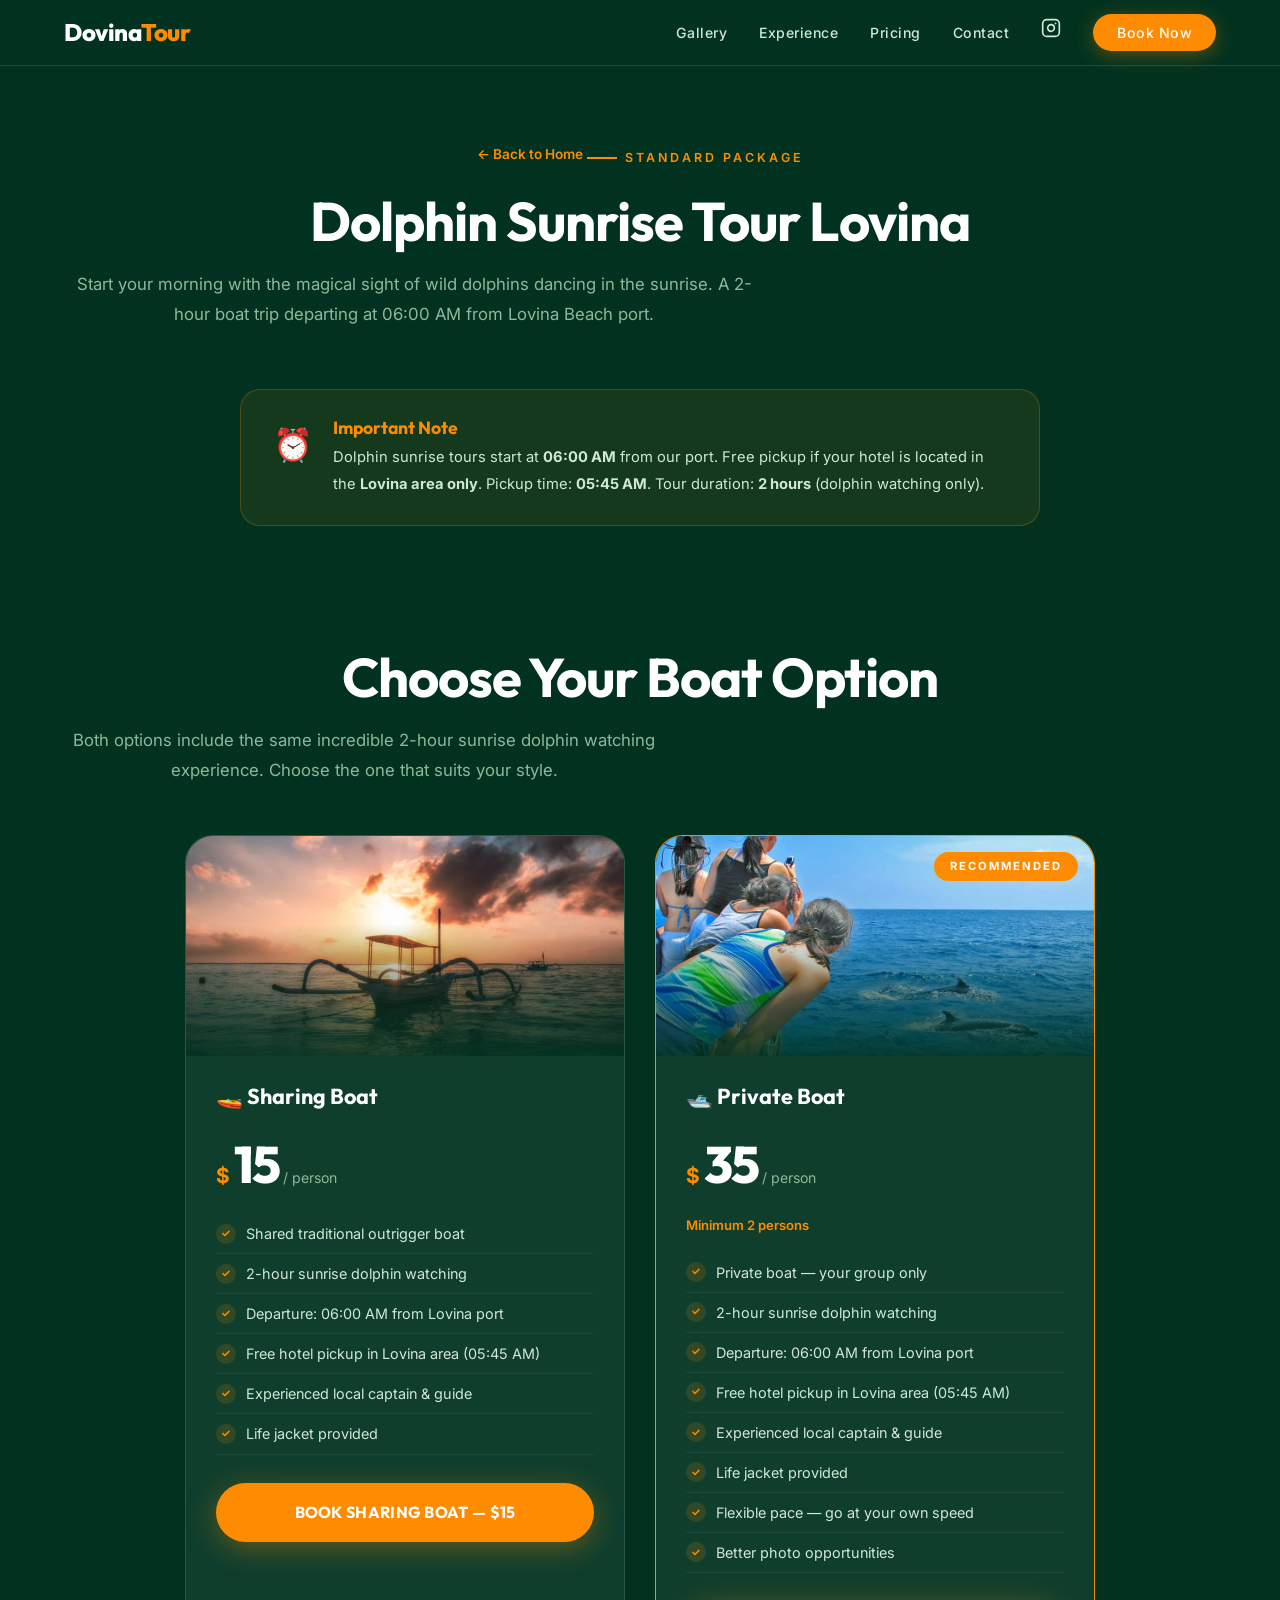
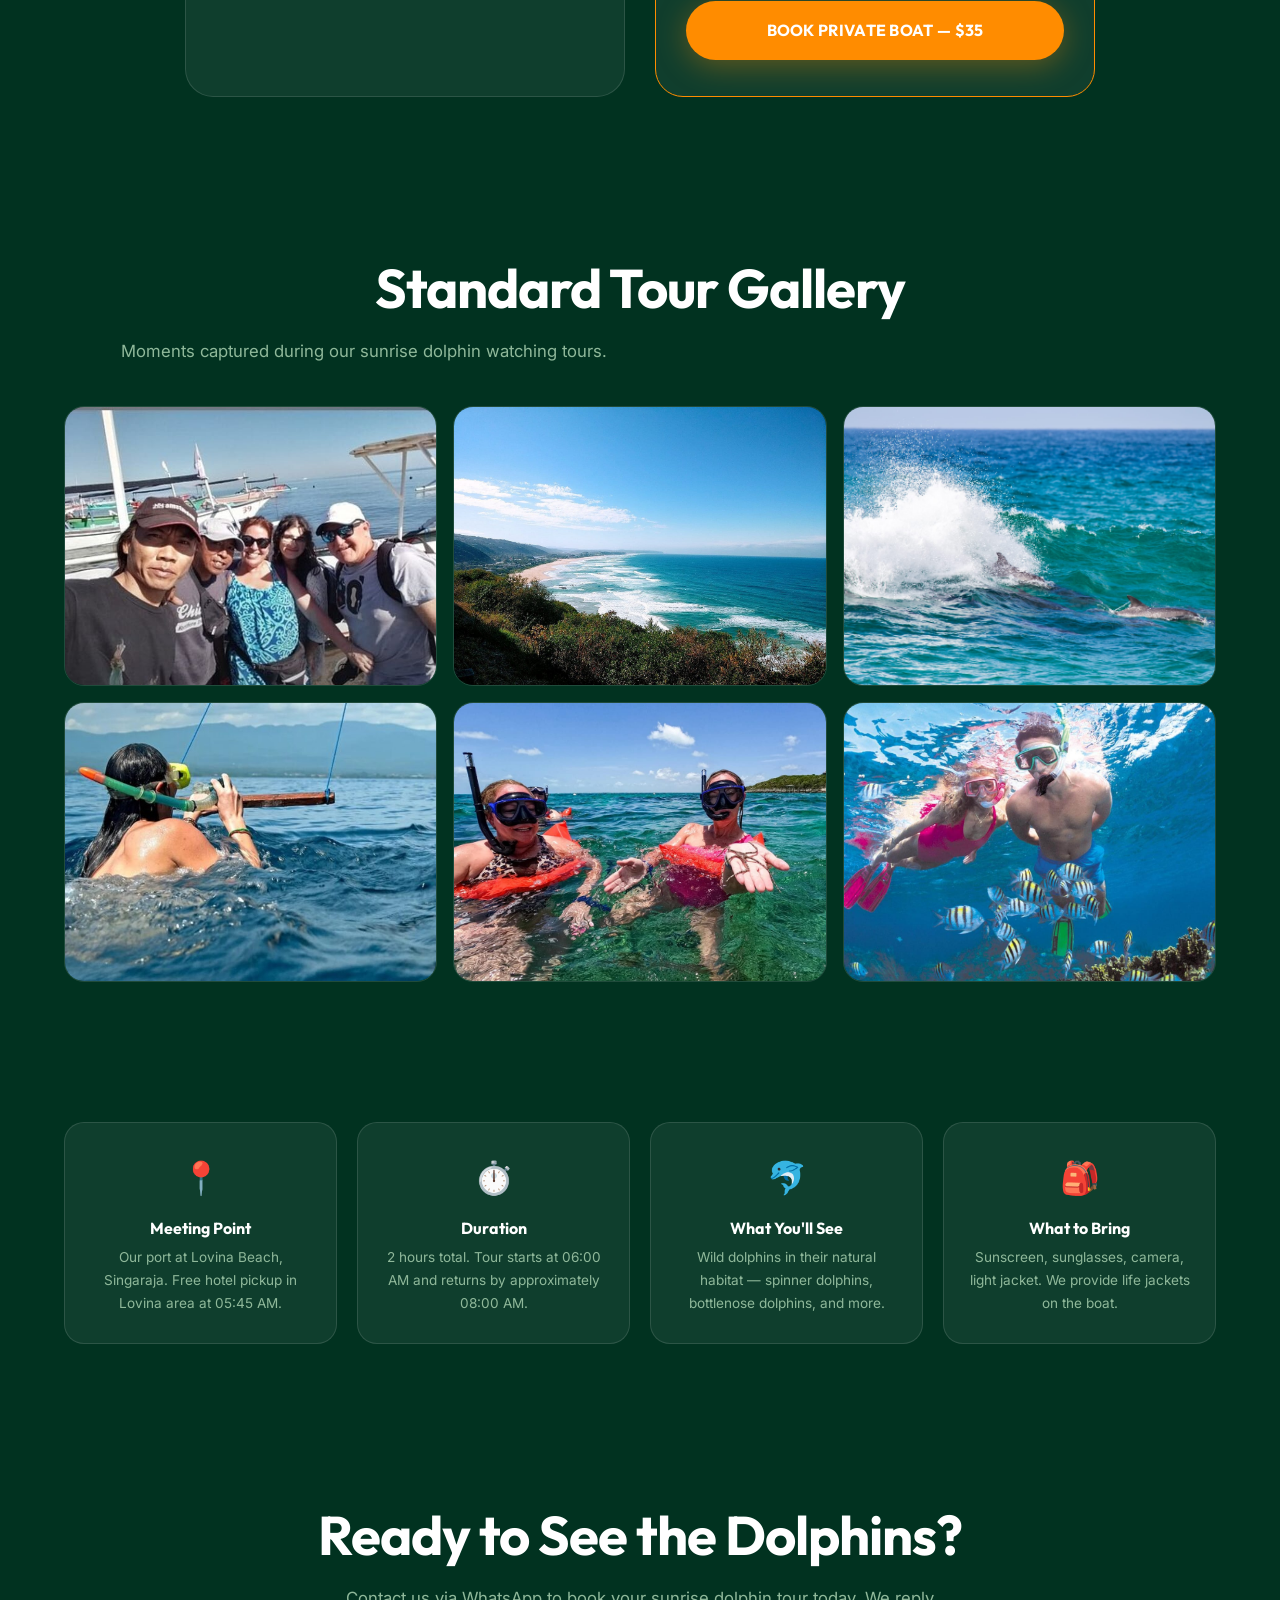
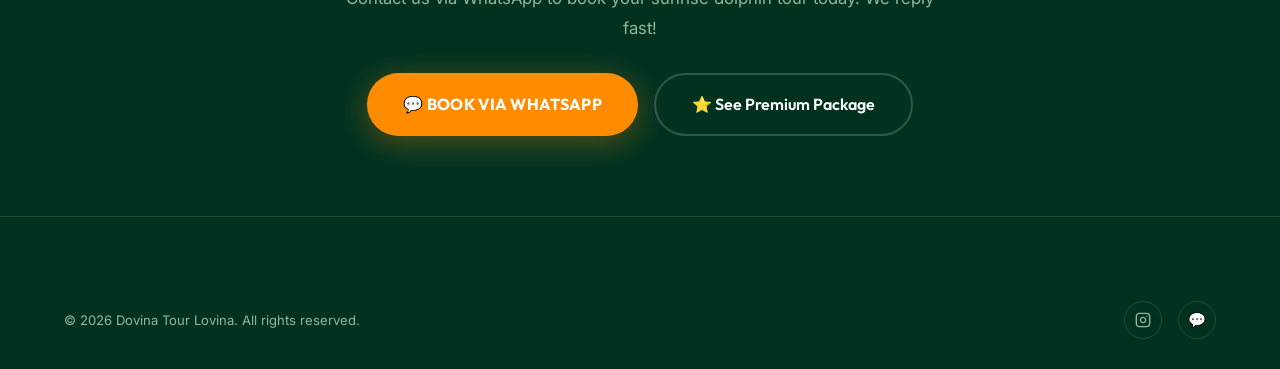
<file: standard.html>
<!DOCTYPE html>
<html lang="en">

<head>
    <meta charset="UTF-8" />
    <meta name="viewport" content="width=device-width, initial-scale=1.0" />
    <title>Standard Dolphin Tour Lovina — Sunrise Watching from $15 | Dovina Tour</title>
    <meta name="description"
        content="Book the Standard Dolphin Sunrise Tour in Lovina Bali. Sharing boat $15/person or private boat $35/person. 2-hour sunrise dolphin watching. Free pickup in Lovina area." />
    <meta name="keywords"
        content="Dolphin Tour Lovina Bali, Standard Dolphin Tour, Sunrise Dolphin Watching Lovina, Sharing Boat Lovina, Private Boat Dolphin Tour" />

    <!-- Google Fonts -->
    <link rel="preconnect" href="https://fonts.googleapis.com" />
    <link rel="preconnect" href="https://fonts.gstatic.com" crossorigin />
    <link
        href="https://fonts.googleapis.com/css2?family=Inter:wght@400;500;600;700&family=Outfit:wght@400;600;700;800&display=swap"
        rel="stylesheet" />

    <!-- Stylesheet -->
    <link rel="stylesheet" href="style.css" />
</head>

<body>

    <!-- ===== NAVBAR ===== -->
    <nav class="navbar scrolled" id="navbar">
        <div class="container">
            <a href="index.html" class="nav-logo">Dovina<span>Tour</span></a>
            <ul class="nav-links" id="navLinks">
                <li><a href="index.html#gallery">Gallery</a></li>
                <li><a href="index.html#experience">Experience</a></li>
                <li><a href="index.html#pricing">Pricing</a></li>
                <li><a href="index.html#contact">Contact</a></li>
                <li><a href="https://www.instagram.com/dolphin_lovina_tours/?utm_source=qr&r=nametag" target="_blank"
                        rel="noopener noreferrer" class="nav-instagram" aria-label="Follow us on Instagram"
                        title="Follow us on Instagram"><svg xmlns="http://www.w3.org/2000/svg" width="20" height="20"
                            viewBox="0 0 24 24" fill="none" stroke="currentColor" stroke-width="2"
                            stroke-linecap="round" stroke-linejoin="round">
                            <rect x="2" y="2" width="20" height="20" rx="5" ry="5" />
                            <path d="M16 11.37A4 4 0 1 1 12.63 8 4 4 0 0 1 16 11.37z" />
                            <line x1="17.5" y1="6.5" x2="17.51" y2="6.5" />
                        </svg></a></li>
                <li><a href="index.html#pricing" class="nav-cta">Book Now</a></li>
            </ul>
            <div class="hamburger" id="hamburger" onclick="toggleMenu()">
                <span></span>
                <span></span>
                <span></span>
            </div>
        </div>
    </nav>

    <!-- ===== PACKAGE HERO ===== -->
    <section class="pkg-hero">
        <div class="container">
            <a href="index.html" class="pkg-back">← Back to Home</a>
            <div class="section-tag">Standard Package</div>
            <h1 class="section-title">Dolphin Sunrise Tour Lovina</h1>
            <p class="section-subtitle" style="max-width:700px;">
                Start your morning with the magical sight of wild dolphins dancing in the sunrise. A 2-hour boat trip
                departing at 06:00 AM from Lovina Beach port.
            </p>
        </div>
    </section>

    <!-- ===== IMPORTANT NOTE ===== -->
    <section class="pkg-note">
        <div class="container">
            <div class="note-card reveal">
                <div class="note-icon">⏰</div>
                <div>
                    <h3>Important Note</h3>
                    <p>Dolphin sunrise tours start at <strong>06:00 AM</strong> from our port. Free pickup if your hotel
                        is located in the <strong>Lovina area only</strong>. Pickup time: <strong>05:45 AM</strong>.
                        Tour duration: <strong>2 hours</strong> (dolphin watching only).</p>
                </div>
            </div>
        </div>
    </section>

    <!-- ===== TWO PACKAGE OPTIONS ===== -->
    <section class="pkg-options">
        <div class="container">
            <div class="pkg-options-header reveal">
                <h2 class="section-title">Choose Your Boat Option</h2>
                <p class="section-subtitle" style="max-width:600px;">Both options include the same incredible 2-hour
                    sunrise dolphin watching experience. Choose the one that suits your style.</p>
            </div>

            <div class="pkg-options-grid">

                <!-- Option 1: Sharing Boat -->
                <div class="pkg-card reveal">
                    <div class="pkg-card-media">
                        <!-- PLACEHOLDER: Replace src with your sharing boat image -->
                        <img src="Dolphin-Tour-Lovina-Bali (6).jpeg"
                            alt="Sharing Boat Dolphin Tour Lovina — $15 per person" />
                    </div>
                    <div class="pkg-card-body">
                        <h3>🚤 Sharing Boat</h3>
                        <div class="pkg-price">
                            <span class="pkg-currency">$</span>
                            <span class="pkg-value">15</span>
                            <span class="pkg-period">/ person</span>
                        </div>
                        <ul class="pkg-features">
                            <li>Shared traditional outrigger boat</li>
                            <li>2-hour sunrise dolphin watching</li>
                            <li>Departure: 06:00 AM from Lovina port</li>
                            <li>Free hotel pickup in Lovina area (05:45 AM)</li>
                            <li>Experienced local captain & guide</li>
                            <li>Life jacket provided</li>
                        </ul>
                        <a href="https://wa.me/6282339949871?text=Hi!%20I%20want%20to%20book%20the%20Sharing%20Boat%20Dolphin%20Tour%20($15)%20for%20[DATE]%20[NUMBER]%20persons"
                            target="_blank" class="btn-primary" style="width:100%;justify-content:center;">
                            Book Sharing Boat — $15
                        </a>
                    </div>
                </div>

                <!-- Option 2: Private Boat -->
                <div class="pkg-card featured reveal">
                    <div class="pkg-badge">Recommended</div>
                    <div class="pkg-card-media">
                        <!-- PLACEHOLDER: Replace src with your private boat image -->
                        <img src="Dolphin-Tour-Lovina-Bali (8).jpeg"
                            alt="Private Boat Dolphin Tour Lovina — $35 per person" />
                    </div>
                    <div class="pkg-card-body">
                        <h3>🛥️ Private Boat</h3>
                        <div class="pkg-price">
                            <span class="pkg-currency">$</span>
                            <span class="pkg-value">35</span>
                            <span class="pkg-period">/ person</span>
                        </div>
                        <p class="pkg-min">Minimum 2 persons</p>
                        <ul class="pkg-features">
                            <li>Private boat — your group only</li>
                            <li>2-hour sunrise dolphin watching</li>
                            <li>Departure: 06:00 AM from Lovina port</li>
                            <li>Free hotel pickup in Lovina area (05:45 AM)</li>
                            <li>Experienced local captain & guide</li>
                            <li>Life jacket provided</li>
                            <li>Flexible pace — go at your own speed</li>
                            <li>Better photo opportunities</li>
                        </ul>
                        <a href="https://wa.me/6282339949871?text=Hi!%20I%20want%20to%20book%20the%20Private%20Boat%20Dolphin%20Tour%20($35)%20for%20[DATE]%20[NUMBER]%20persons"
                            target="_blank" class="btn-primary" style="width:100%;justify-content:center;">
                            Book Private Boat — $35
                        </a>
                    </div>
                </div>

            </div>
        </div>
    </section>

    <!-- ===== PHOTO GALLERY ===== -->
    <section class="pkg-gallery">
        <div class="container">
            <div class="pkg-gallery-header reveal">
                <h2 class="section-title">Standard Tour Gallery</h2>
                <p class="section-subtitle">Moments captured during our sunrise dolphin watching tours.</p>
            </div>
            <div class="pkg-gallery-grid">
                <!-- PLACEHOLDER: Add or replace with your own images for the standard tour -->
                <div class="pkg-gallery-item reveal"><img src="Dolphin-Tour-Lovina-Bali (2).jpeg"
                        alt="Swimming with dolphins Lovina — Sunrise tour" loading="lazy" /></div>
                <div class="pkg-gallery-item reveal"><img src="Dolphin-Tour-Lovina-Bali (4).jpeg"
                        alt="Dolphins leaping at dawn — Dovina Tour Lovina" loading="lazy" /></div>
                <div class="pkg-gallery-item reveal"><img src="Dolphin-Tour-Lovina-Bali (9).jpeg"
                        alt="Happy guests on dolphin watching boat Lovina" loading="lazy" /></div>
                <div class="pkg-gallery-item reveal"><img src="Dolphin-Tour-Lovina-Bali (10).jpeg"
                        alt="Pod of dolphins — Dolphin Tour Lovina Bali" loading="lazy" /></div>
                <div class="pkg-gallery-item reveal"><img src="Dolphin-Tour-Lovina-Bali (14).jpeg"
                        alt="Golden sunrise over Lovina Beach Bali" loading="lazy" /></div>
                <div class="pkg-gallery-item reveal"><img src="Dolphin-Tour-Lovina-Bali (13).jpeg"
                        alt="Close encounter dolphins Lovina Beach" loading="lazy" /></div>
            </div>
        </div>
    </section>

    <!-- ===== WHAT TO KNOW ===== -->
    <section class="pkg-info">
        <div class="container">
            <div class="pkg-info-grid">
                <div class="pkg-info-card reveal">
                    <div class="pkg-info-icon">📍</div>
                    <h4>Meeting Point</h4>
                    <p>Our port at Lovina Beach, Singaraja. Free hotel pickup in Lovina area at 05:45 AM.</p>
                </div>
                <div class="pkg-info-card reveal">
                    <div class="pkg-info-icon">⏱️</div>
                    <h4>Duration</h4>
                    <p>2 hours total. Tour starts at 06:00 AM and returns by approximately 08:00 AM.</p>
                </div>
                <div class="pkg-info-card reveal">
                    <div class="pkg-info-icon">🐬</div>
                    <h4>What You'll See</h4>
                    <p>Wild dolphins in their natural habitat — spinner dolphins, bottlenose dolphins, and more.</p>
                </div>
                <div class="pkg-info-card reveal">
                    <div class="pkg-info-icon">🎒</div>
                    <h4>What to Bring</h4>
                    <p>Sunscreen, sunglasses, camera, light jacket. We provide life jackets on the boat.</p>
                </div>
            </div>
        </div>
    </section>

    <!-- ===== CTA ===== -->
    <section class="pkg-cta">
        <div class="container" style="text-align:center;">
            <div class="reveal">
                <h2 class="section-title">Ready to See the Dolphins?</h2>
                <p class="section-subtitle" style="margin:0 auto 30px;">Contact us via WhatsApp to book your sunrise
                    dolphin tour today. We reply fast!</p>
                <div class="hero-btns" style="justify-content:center;">
                    <a href="https://wa.me/6282339949871?text=Hi!%20I%20want%20to%20book%20the%20Standard%20Dolphin%20Tour"
                        target="_blank" class="btn-primary">
                        💬 Book via WhatsApp
                    </a>
                    <a href="premium.html" class="btn-outline">
                        ⭐ See Premium Package
                    </a>
                </div>
            </div>
        </div>
    </section>

    <!-- ===== FOOTER ===== -->
    <footer class="footer">
        <div class="container">
            <div class="footer-bottom" style="border-top:none;">
                <p>&copy; 2026 Dovina Tour Lovina. All rights reserved.</p>
                <div class="footer-socials">
                    <a href="https://www.instagram.com/dolphin_lovina_tours/?utm_source=qr&r=nametag" target="_blank"
                        rel="noopener noreferrer" aria-label="Instagram"><svg xmlns="http://www.w3.org/2000/svg"
                            width="16" height="16" viewBox="0 0 24 24" fill="none" stroke="currentColor"
                            stroke-width="2" stroke-linecap="round" stroke-linejoin="round">
                            <rect x="2" y="2" width="20" height="20" rx="5" ry="5" />
                            <path d="M16 11.37A4 4 0 1 1 12.63 8 4 4 0 0 1 16 11.37z" />
                            <line x1="17.5" y1="6.5" x2="17.51" y2="6.5" />
                        </svg></a>
                    <a href="https://wa.me/6282339949871" target="_blank" rel="noopener noreferrer"
                        aria-label="WhatsApp">💬</a>
                </div>
            </div>
        </div>
    </footer>

    <!-- ===== SCRIPTS ===== -->
    <script>
        function toggleMenu() {
            document.getElementById('navLinks').classList.toggle('active');
        }
        document.querySelectorAll('.nav-links a').forEach(link => {
            link.addEventListener('click', () => {
                document.getElementById('navLinks').classList.remove('active');
            });
        });
        const revealElements = document.querySelectorAll('.reveal');
        const observer = new IntersectionObserver((entries) => {
            entries.forEach(entry => {
                if (entry.isIntersecting) entry.target.classList.add('active');
            });
        }, { threshold: 0.15, rootMargin: '0px 0px -40px 0px' });
        revealElements.forEach(el => observer.observe(el));
    </script>

</body>

</html>
</file>
<file: style.css>
/* ===== DESIGN TOKENS ===== */
:root {
  --bg-deep-emerald: #013220;
  --bg-emerald-light: #01492e;
  --bg-emerald-card: rgba(1, 50, 32, 0.7);
  --accent-orange: #ff8c00;
  --accent-orange-hover: #ff9f2e;
  --accent-orange-glow: rgba(255, 140, 0, 0.35);
  --text-white: #ffffff;
  --text-light: #d1e8d5;
  --text-muted: #8fb89a;
  --glass-bg: rgba(255, 255, 255, 0.06);
  --glass-border: rgba(255, 255, 255, 0.12);
  --glass-highlight: rgba(255, 255, 255, 0.18);
  --shadow-dark: rgba(0, 0, 0, 0.4);
  --radius-sm: 12px;
  --radius-md: 20px;
  --radius-lg: 28px;
  --radius-xl: 36px;
}

/* ===== RESET & BASE ===== */
*,
*::before,
*::after {
  margin: 0;
  padding: 0;
  box-sizing: border-box;
}

html {
  scroll-behavior: smooth;
  font-size: 16px;
}

body {
  font-family: 'Inter', sans-serif;
  background-color: var(--bg-deep-emerald);
  color: var(--text-white);
  line-height: 1.7;
  overflow-x: hidden;
}

h1,
h2,
h3,
h4,
h5,
h6 {
  font-family: 'Outfit', sans-serif;
  font-weight: 700;
  line-height: 1.15;
}

a {
  text-decoration: none;
  color: inherit;
}

img {
  display: block;
  max-width: 100%;
  height: auto;
}

/* ===== UTILITY ===== */
.container {
  width: 90%;
  max-width: 1300px;
  margin: 0 auto;
}

.section-tag {
  display: inline-flex;
  align-items: center;
  gap: 8px;
  font-size: 0.78rem;
  text-transform: uppercase;
  letter-spacing: 3px;
  color: var(--accent-orange);
  margin-bottom: 14px;
  font-weight: 600;
}

.section-tag::before {
  content: '';
  display: inline-block;
  width: 30px;
  height: 2px;
  background: var(--accent-orange);
}

.section-title {
  font-size: clamp(2rem, 5vw, 3.4rem);
  margin-bottom: 16px;
  letter-spacing: -1px;
}

.section-subtitle {
  font-size: 1.05rem;
  color: var(--text-muted);
  max-width: 600px;
  line-height: 1.8;
}

/* ===== NAVIGATION ===== */
.navbar {
  position: fixed;
  top: 0;
  left: 0;
  width: 100%;
  z-index: 1000;
  padding: 18px 0;
  transition: all 0.4s ease;
}

.navbar.scrolled {
  background: rgba(1, 50, 32, 0.92);
  backdrop-filter: blur(20px);
  -webkit-backdrop-filter: blur(20px);
  border-bottom: 1px solid var(--glass-border);
  padding: 12px 0;
}

.navbar .container {
  display: flex;
  justify-content: space-between;
  align-items: center;
}

.nav-logo {
  font-family: 'Outfit', sans-serif;
  font-size: 1.5rem;
  font-weight: 800;
  letter-spacing: -0.5px;
}

.nav-logo span {
  color: var(--accent-orange);
}

.nav-links {
  display: flex;
  list-style: none;
  gap: 32px;
  align-items: center;
}

.nav-links a {
  font-size: 0.88rem;
  font-weight: 500;
  letter-spacing: 0.5px;
  color: var(--text-light);
  transition: color 0.3s;
  position: relative;
}

.nav-links a::after {
  content: '';
  position: absolute;
  bottom: -4px;
  left: 0;
  width: 0;
  height: 2px;
  background: var(--accent-orange);
  transition: width 0.3s;
}

.nav-links a:hover {
  color: var(--accent-orange);
}

.nav-links a:hover::after {
  width: 100%;
}

.nav-cta {
  background: var(--accent-orange);
  color: #fff !important;
  padding: 10px 24px;
  border-radius: 50px;
  font-weight: 600;
  transition: all 0.3s;
  box-shadow: 0 4px 20px var(--accent-orange-glow);
}

.nav-cta:hover {
  background: var(--accent-orange-hover);
  transform: translateY(-2px);
  box-shadow: 0 6px 30px var(--accent-orange-glow);
}

.nav-cta::after {
  display: none !important;
}

/* Nav Instagram Icon */
.nav-instagram {
  display: inline-flex !important;
  align-items: center;
  color: var(--text-light) !important;
  transition: all 0.3s ease;
}

.nav-instagram:hover {
  color: var(--accent-orange) !important;
  transform: scale(1.15);
  filter: drop-shadow(0 0 8px var(--accent-orange-glow));
}

.nav-instagram::after {
  display: none !important;
}

/* Footer Instagram Link */
.footer-ig-link {
  display: inline-flex;
  align-items: center;
  gap: 8px;
  color: var(--accent-orange) !important;
  font-weight: 600;
  transition: all 0.3s;
}

.footer-ig-link:hover {
  filter: drop-shadow(0 0 8px var(--accent-orange-glow));
  transform: translateX(3px);
}

/* Hamburger */
.hamburger {
  display: none;
  flex-direction: column;
  gap: 5px;
  cursor: pointer;
  z-index: 1001;
}

.hamburger span {
  display: block;
  width: 26px;
  height: 2.5px;
  background: var(--text-white);
  border-radius: 2px;
  transition: all 0.3s;
}

/* ===== HERO SECTION ===== */
.hero {
  position: relative;
  height: 100vh;
  min-height: 700px;
  display: flex;
  align-items: center;
  justify-content: center;
  overflow: hidden;
}

.hero-video-wrap {
  position: absolute;
  inset: 0;
  z-index: 0;
  overflow: hidden;
}

.hero-video-wrap iframe {
  position: absolute;
  top: 50%;
  left: 50%;
  width: 120vw;
  height: 120vh;
  transform: translate(-50%, -50%);
  pointer-events: none;
  border: none;
}

.hero-overlay {
  position: absolute;
  inset: 0;
  background: linear-gradient(180deg,
      rgba(1, 50, 32, 0.5) 0%,
      rgba(1, 50, 32, 0.75) 60%,
      var(--bg-deep-emerald) 100%);
  z-index: 1;
}

.hero-image-bg {
  background: url('background-dolphin-lovina-tour-bali (2).jpeg') center center / cover no-repeat;
}

@media (max-width: 768px) {
  .hero-image-bg {
    background: url('Buat_gambar_ini_jangan_di_pinngir_pantai_tapai_aga_delpmaspu.png') center center / cover no-repeat;
  }
}

.hero-content {
  position: relative;
  z-index: 2;
  text-align: center;
  max-width: 820px;
  padding: 0 24px;
}

.hero-badge {
  display: inline-block;
  background: var(--glass-bg);
  border: 1px solid var(--glass-border);
  backdrop-filter: blur(10px);
  padding: 8px 22px;
  border-radius: 50px;
  font-size: 0.8rem;
  letter-spacing: 2px;
  text-transform: uppercase;
  color: var(--accent-orange);
  margin-bottom: 28px;
  font-weight: 600;
}

.hero h1 {
  font-size: clamp(2.4rem, 6vw, 4.2rem);
  margin-bottom: 20px;
  letter-spacing: -1.5px;
  line-height: 1.1;
}

.hero h1 .highlight {
  background: linear-gradient(135deg, var(--accent-orange), #ffc14d);
  -webkit-background-clip: text;
  -webkit-text-fill-color: transparent;
  background-clip: text;
}

.hero-desc {
  font-size: 1.1rem;
  color: var(--text-light);
  max-width: 560px;
  margin: 0 auto 36px;
  line-height: 1.8;
}

.hero-btns {
  display: flex;
  gap: 16px;
  justify-content: center;
  flex-wrap: wrap;
}

.btn-primary {
  display: inline-flex;
  align-items: center;
  gap: 10px;
  background: var(--accent-orange);
  color: #fff;
  padding: 16px 36px;
  border-radius: 50px;
  font-family: 'Outfit', sans-serif;
  font-size: 1rem;
  font-weight: 700;
  letter-spacing: 0.3px;
  border: none;
  cursor: pointer;
  transition: all 0.35s ease;
  box-shadow: 0 6px 30px var(--accent-orange-glow);
  text-transform: uppercase;
}

.btn-primary:hover {
  background: var(--accent-orange-hover);
  transform: translateY(-3px) scale(1.03);
  box-shadow: 0 10px 40px var(--accent-orange-glow);
}

.btn-outline {
  display: inline-flex;
  align-items: center;
  gap: 10px;
  background: transparent;
  color: var(--text-white);
  padding: 16px 36px;
  border-radius: 50px;
  font-family: 'Outfit', sans-serif;
  font-size: 1rem;
  font-weight: 600;
  border: 2px solid var(--glass-highlight);
  cursor: pointer;
  transition: all 0.35s ease;
}

.btn-outline:hover {
  border-color: var(--accent-orange);
  color: var(--accent-orange);
  transform: translateY(-3px);
}

.hero-scroll-indicator {
  position: absolute;
  bottom: 40px;
  left: 50%;
  transform: translateX(-50%);
  z-index: 2;
  display: flex;
  flex-direction: column;
  align-items: center;
  gap: 8px;
  color: var(--text-muted);
  font-size: 0.72rem;
  letter-spacing: 2px;
  text-transform: uppercase;
  animation: scrollBounce 2s infinite;
}

.scroll-line {
  width: 1px;
  height: 40px;
  background: linear-gradient(to bottom, var(--accent-orange), transparent);
}

@keyframes scrollBounce {

  0%,
  100% {
    transform: translateX(-50%) translateY(0);
  }

  50% {
    transform: translateX(-50%) translateY(8px);
  }
}

/* Trust Badge */
.trust-badge {
  display: inline-flex;
  align-items: center;
  gap: 14px;
  margin-top: 36px;
  padding: 10px 24px 10px 10px;
  background: var(--glass-bg);
  border: 1px solid var(--glass-border);
  backdrop-filter: blur(12px);
  -webkit-backdrop-filter: blur(12px);
  border-radius: 50px;
  transition: all 0.35s ease;
  text-decoration: none;
}

.trust-badge:hover {
  border-color: var(--accent-orange);
  box-shadow: 0 4px 24px var(--accent-orange-glow);
  transform: translateY(-2px);
}

.trust-badge img {
  width: 48px;
  height: 48px;
  border-radius: 50%;
  object-fit: cover;
  border: 2px solid rgba(255, 255, 255, 0.2);
}

.trust-badge span {
  font-family: 'Outfit', sans-serif;
  font-size: 0.85rem;
  font-weight: 600;
  color: var(--text-light);
  letter-spacing: 0.3px;
}

/* ===== BENTO GRID ===== */
.bento-section {
  padding: 100px 0;
}

.bento-header {
  text-align: center;
  margin-bottom: 60px;
}

.bento-grid {
  display: grid;
  grid-template-columns: repeat(4, 1fr);
  grid-auto-rows: 220px;
  gap: 16px;
}

.bento-item {
  position: relative;
  border-radius: var(--radius-md);
  overflow: hidden;
  cursor: pointer;
  animation: float 6s ease-in-out infinite;
  transition: transform 0.4s ease, box-shadow 0.4s ease;
  border: 1px solid var(--glass-border);
}

.bento-item:hover {
  transform: translateY(-8px) scale(1.02) !important;
  box-shadow: 0 20px 60px rgba(0, 0, 0, 0.5);
  z-index: 10;
}

.bento-item img {
  width: 100%;
  height: 100%;
  object-fit: cover;
  transition: transform 0.6s ease;
}

.bento-item:hover img {
  transform: scale(1.1);
}

.bento-item-overlay {
  position: absolute;
  inset: 0;
  background: linear-gradient(to top, rgba(1, 50, 32, 0.7) 0%, transparent 60%);
  opacity: 0;
  transition: opacity 0.4s ease;
  display: flex;
  align-items: flex-end;
  padding: 20px;
}

.bento-item:hover .bento-item-overlay {
  opacity: 1;
}

.bento-item-overlay span {
  font-family: 'Outfit', sans-serif;
  font-size: 0.9rem;
  font-weight: 600;
  color: var(--text-white);
}

/* Bento Video Item */
.bento-video {
  grid-column: span 2;
  grid-row: span 2;
}

.bento-video iframe {
  width: 100%;
  height: 100%;
  border: none;
  border-radius: var(--radius-md);
  object-fit: cover;
}

.bento-video .bento-item-overlay {
  pointer-events: none;
}

/* Bento span variations */
.bento-item:nth-child(2) {
  animation-delay: 0s;
}

.bento-item:nth-child(3) {
  animation-delay: 0.5s;
}

.bento-item:nth-child(4) {
  animation-delay: 1s;
}

.bento-item:nth-child(5) {
  grid-row: span 2;
  animation-delay: 1.5s;
}

.bento-item:nth-child(6) {
  animation-delay: 0.3s;
}

.bento-item:nth-child(7) {
  grid-column: span 2;
  animation-delay: 0.8s;
}

.bento-item:nth-child(8) {
  animation-delay: 1.3s;
}

.bento-item:nth-child(9) {
  grid-column: span 2;
  grid-row: span 2;
  animation-delay: 0.2s;
}

.bento-item:nth-child(10) {
  animation-delay: 0.7s;
}

.bento-item:nth-child(11) {
  animation-delay: 1.2s;
}

.bento-item:nth-child(12) {
  animation-delay: 0.4s;
}

.bento-item:nth-child(13) {
  animation-delay: 0.9s;
}

.bento-item:nth-child(14) {
  grid-column: span 2;
  animation-delay: 1.1s;
}

.bento-item:nth-child(15) {
  animation-delay: 0.6s;
}

.bento-item:nth-child(16) {
  grid-column: span 2;
  animation-delay: 0.8s;
}

.bento-item:nth-child(17) {
  grid-column: span 2;
  animation-delay: 1.4s;
}

/* ===== FLOATING / ANTIGRAVITY ANIMATION ===== */
@keyframes float {
  0% {
    transform: translateY(0px) rotate(0deg);
  }

  25% {
    transform: translateY(-12px) rotate(0.5deg);
  }

  50% {
    transform: translateY(-6px) rotate(-0.3deg);
  }

  75% {
    transform: translateY(-14px) rotate(0.4deg);
  }

  100% {
    transform: translateY(0px) rotate(0deg);
  }
}

/* ===== EXPERIENCE TIMELINE ===== */
.timeline-section {
  padding: 120px 0;
  position: relative;
  overflow: hidden;
}

.timeline-bg {
  position: absolute;
  inset: 0;
  z-index: 0;
}

.timeline-bg img {
  width: 100%;
  height: 100%;
  object-fit: cover;
  filter: blur(8px) brightness(0.35);
  transform: scale(1.1);
}

.timeline-bg-overlay {
  position: absolute;
  inset: 0;
  z-index: 1;
  background: linear-gradient(180deg,
      var(--bg-deep-emerald) 0%,
      rgba(1, 50, 32, 0.6) 40%,
      rgba(1, 50, 32, 0.6) 60%,
      var(--bg-deep-emerald) 100%);
}

.timeline-header {
  text-align: center;
  margin-bottom: 70px;
}

.timeline-wrapper {
  display: flex;
  justify-content: center;
  gap: 30px;
  position: relative;
  max-width: 1100px;
  margin: 0 auto;
}

.timeline-wrapper::before {
  content: '';
  position: absolute;
  top: 32px;
  left: 80px;
  right: 80px;
  height: 3px;
  background: linear-gradient(90deg, transparent, var(--accent-orange), transparent);
  z-index: 0;
}

.timeline-card {
  flex: 1;
  text-align: center;
  position: relative;
  z-index: 1;
  padding: 32px 24px 36px;
  background: rgba(1, 50, 32, 0.5);
  backdrop-filter: blur(20px);
  -webkit-backdrop-filter: blur(20px);
  border: 1px solid var(--glass-border);
  border-radius: var(--radius-lg);
  animation: float 6s ease-in-out infinite;
  transition: all 0.4s ease;
}

.timeline-card:hover {
  border-color: var(--accent-orange);
  box-shadow: 0 12px 40px rgba(255, 140, 0, 0.15);
  transform: translateY(-8px) !important;
}

.timeline-card:nth-child(1) {
  animation-delay: 0s;
}

.timeline-card:nth-child(2) {
  animation-delay: 0.6s;
}

.timeline-card:nth-child(3) {
  animation-delay: 1.2s;
}

.timeline-dot {
  width: 22px;
  height: 22px;
  border-radius: 50%;
  background: var(--accent-orange);
  margin: 0 auto 20px;
  box-shadow: 0 0 20px var(--accent-orange-glow), 0 0 40px rgba(255, 140, 0, 0.15);
  position: relative;
}

.timeline-dot::after {
  content: '';
  position: absolute;
  inset: -6px;
  border-radius: 50%;
  border: 2px solid var(--accent-orange);
  opacity: 0.3;
  animation: pulse-ring 2s infinite;
}

@keyframes pulse-ring {
  0% {
    transform: scale(1);
    opacity: 0.3;
  }

  100% {
    transform: scale(1.6);
    opacity: 0;
  }
}

/* Timeline Animated Icons */
.timeline-icon-wrap {
  margin-bottom: 16px;
  display: flex;
  justify-content: center;
}

.timeline-icon {
  color: var(--accent-orange);
  filter: drop-shadow(0 0 10px var(--accent-orange-glow));
}

.timeline-icon-sun {
  animation: spinSlow 12s linear infinite;
}

.timeline-icon-dolphin {
  animation: dolphinBounce 3s ease-in-out infinite;
}

.timeline-icon-coffee {
  animation: steamPulse 2.5s ease-in-out infinite;
}

@keyframes spinSlow {
  from {
    transform: rotate(0deg);
  }

  to {
    transform: rotate(360deg);
  }
}

@keyframes dolphinBounce {

  0%,
  100% {
    transform: translateY(0) rotate(0deg);
  }

  30% {
    transform: translateY(-6px) rotate(-3deg);
  }

  60% {
    transform: translateY(2px) rotate(2deg);
  }
}

@keyframes steamPulse {

  0%,
  100% {
    transform: translateY(0);
    opacity: 1;
  }

  50% {
    transform: translateY(-4px);
    opacity: 0.85;
  }
}

.timeline-time {
  font-family: 'Outfit', sans-serif;
  font-size: 2rem;
  font-weight: 800;
  color: var(--accent-orange);
  margin-bottom: 6px;
}

.timeline-label {
  font-size: 1.1rem;
  font-weight: 700;
  margin-bottom: 10px;
  color: var(--text-white);
}

.timeline-desc {
  font-size: 0.88rem;
  color: var(--text-light);
  line-height: 1.8;
  max-width: 280px;
  margin: 0 auto;
}

/* ===== TESTIMONIALS ===== */
.testimonials-section {
  padding: 100px 0;
  position: relative;
}

.testimonials-header {
  text-align: center;
  margin-bottom: 60px;
}

.testimonials-grid {
  display: grid;
  grid-template-columns: repeat(3, 1fr);
  grid-auto-rows: auto;
  gap: 20px;
  max-width: 1100px;
  margin: 0 auto;
}

.testi-card {
  background: rgba(1, 50, 32, 0.45);
  backdrop-filter: blur(16px);
  -webkit-backdrop-filter: blur(16px);
  border: 1px solid var(--glass-border);
  border-radius: var(--radius-md);
  padding: 28px 26px;
  position: relative;
  animation: float 6s ease-in-out infinite;
  transition: all 0.4s ease;
  display: flex;
  flex-direction: column;
  height: 100%;
}

.testi-card:nth-child(1) {
  animation-delay: 0s;
}

.testi-card:nth-child(2) {
  animation-delay: 0.4s;
}

.testi-card:nth-child(3) {
  animation-delay: 0.8s;
}

.testi-card:nth-child(4) {
  animation-delay: 0.2s;
}

.testi-card:nth-child(5) {
  animation-delay: 0.6s;
}

.testi-card:nth-child(6) {
  animation-delay: 1.0s;
}

.testi-card:hover {
  border-color: var(--accent-orange);
  box-shadow: 0 12px 40px rgba(255, 140, 0, 0.12);
  transform: translateY(-6px) !important;
}

/* All cards equal size */

/* Tripadvisor badge */
.testi-tripadvisor {
  position: absolute;
  top: 16px;
  right: 16px;
  color: rgba(255, 255, 255, 0.25);
  transition: color 0.3s;
}

.testi-card:hover .testi-tripadvisor {
  color: var(--accent-orange);
}

.testi-stars {
  font-size: 1.1rem;
  color: #ffb800;
  letter-spacing: 2px;
  margin-bottom: 14px;
}

.testi-text {
  font-size: 0.92rem;
  color: var(--text-light);
  line-height: 1.85;
  margin-bottom: 20px;
  font-style: italic;
}

.testi-text strong {
  color: var(--text-white);
  font-style: normal;
}

.testi-author {
  display: flex;
  align-items: center;
  gap: 12px;
  margin-top: auto;
}

.testi-avatar {
  width: 42px;
  height: 42px;
  border-radius: 50%;
  background: var(--glass-bg);
  border: 1px solid var(--glass-border);
  display: flex;
  align-items: center;
  justify-content: center;
  font-size: 1.3rem;
  flex-shrink: 0;
}

.testi-name {
  font-family: 'Outfit', sans-serif;
  font-size: 0.92rem;
  font-weight: 700;
  color: var(--text-white);
}

.testi-origin {
  font-size: 0.78rem;
  color: var(--text-muted);
  margin-top: 2px;
}

@media (max-width: 768px) {
  .testimonials-grid {
    grid-template-columns: 1fr;
  }

  .testi-lg {
    grid-column: span 1;
  }
}

/* ===== PRICING SECTION ===== */
.pricing-section {
  padding: 100px 0;
}

.pricing-header {
  text-align: center;
  margin-bottom: 60px;
}

.pricing-grid {
  display: flex;
  gap: 30px;
  justify-content: center;
  flex-wrap: wrap;
  max-width: 900px;
  margin: 0 auto;
}

.pricing-card {
  flex: 1;
  min-width: 320px;
  max-width: 420px;
  background: var(--glass-bg);
  backdrop-filter: blur(20px);
  -webkit-backdrop-filter: blur(20px);
  border: 1px solid var(--glass-border);
  border-radius: var(--radius-lg);
  padding: 0;
  text-align: center;
  position: relative;
  overflow: hidden;
  transition: all 0.4s ease;
  animation: float 6s ease-in-out infinite;
}

.pricing-card:nth-child(2) {
  animation-delay: 0.8s;
}

.pricing-card:hover {
  transform: translateY(-10px) !important;
  box-shadow: 0 20px 60px rgba(0, 0, 0, 0.4);
  border-color: var(--glass-highlight);
}

.pricing-card.featured {
  border-color: var(--accent-orange);
  background: rgba(255, 140, 0, 0.06);
}

.pricing-card.featured::before {
  content: '';
  position: absolute;
  top: 0;
  left: 0;
  right: 0;
  height: 4px;
  background: linear-gradient(90deg, var(--accent-orange), #ffc14d);
  z-index: 3;
}

.pricing-badge {
  position: absolute;
  top: 16px;
  right: 16px;
  z-index: 3;
  display: inline-block;
  background: var(--accent-orange);
  color: #fff;
  padding: 5px 16px;
  border-radius: 50px;
  font-size: 0.7rem;
  font-weight: 700;
  text-transform: uppercase;
  letter-spacing: 2px;
}

.pricing-card-img {
  width: 100%;
  height: 240px;
  overflow: hidden;
  position: relative;
}

.pricing-card-img::after {
  content: '';
  position: absolute;
  inset: 0;
  background: linear-gradient(to bottom, transparent 30%, rgba(1, 50, 32, 0.95) 100%);
  z-index: 1;
}

.pricing-card-img img {
  width: 100%;
  height: 100%;
  object-fit: cover;
  transition: transform 0.5s ease;
}

.pricing-card:hover .pricing-card-img img {
  transform: scale(1.08);
}

.pricing-card-body {
  padding: 30px 36px 44px;
}

.pricing-card-icon {
  font-size: 2.4rem;
  margin-bottom: 16px;
}

.pricing-card-title {
  font-family: 'Outfit', sans-serif;
  font-size: 1.8rem;
  font-weight: 800;
  margin-bottom: 8px;
  text-shadow: 0 2px 8px rgba(0, 0, 0, 0.3);
}

.pricing-card-desc {
  font-size: 0.88rem;
  color: var(--text-muted);
  margin-bottom: 24px;
  line-height: 1.7;
}

.pricing-amount {
  display: flex;
  align-items: baseline;
  justify-content: center;
  gap: 4px;
  margin-bottom: 30px;
}

.pricing-currency {
  font-size: 1.4rem;
  font-weight: 700;
  color: var(--accent-orange);
}

.pricing-value {
  font-family: 'Outfit', sans-serif;
  font-size: 4rem;
  font-weight: 800;
  letter-spacing: -2px;
  color: var(--text-white);
  text-shadow: 0 2px 10px rgba(0, 0, 0, 0.3);
}

.pricing-period {
  font-size: 0.88rem;
  color: var(--text-muted);
}

.pricing-features {
  list-style: none;
  margin-bottom: 34px;
  text-align: left;
}

.pricing-features li {
  padding: 10px 0;
  border-bottom: 1px solid rgba(255, 255, 255, 0.06);
  font-size: 0.92rem;
  color: var(--text-light);
  display: flex;
  align-items: center;
  gap: 12px;
}

.pricing-features li::before {
  content: '✓';
  display: inline-flex;
  align-items: center;
  justify-content: center;
  width: 22px;
  height: 22px;
  border-radius: 50%;
  background: rgba(255, 140, 0, 0.15);
  color: var(--accent-orange);
  font-size: 0.72rem;
  font-weight: 700;
  flex-shrink: 0;
}

.btn-pricing {
  display: block;
  width: 100%;
  padding: 16px;
  border-radius: 50px;
  font-family: 'Outfit', sans-serif;
  font-size: 1rem;
  font-weight: 700;
  cursor: pointer;
  transition: all 0.35s ease;
  text-transform: uppercase;
  letter-spacing: 1px;
  border: none;
}

.btn-pricing.primary {
  background: var(--accent-orange);
  color: #fff;
  box-shadow: 0 6px 30px var(--accent-orange-glow);
}

.btn-pricing.primary:hover {
  background: var(--accent-orange-hover);
  transform: translateY(-2px);
  box-shadow: 0 10px 40px var(--accent-orange-glow);
}

.btn-pricing.outline {
  background: transparent;
  color: var(--text-white);
  border: 2px solid var(--glass-highlight);
}

.btn-pricing.outline:hover {
  border-color: var(--accent-orange);
  color: var(--accent-orange);
}

/* ===== FOOTER ===== */
.footer {
  padding: 60px 0 30px;
  border-top: 1px solid var(--glass-border);
}

.footer-grid {
  display: grid;
  grid-template-columns: 2fr 1fr 1fr 1fr;
  gap: 40px;
  margin-bottom: 50px;
}

.footer-brand h3 {
  font-family: 'Outfit', sans-serif;
  font-size: 1.6rem;
  margin-bottom: 12px;
}

.footer-brand h3 span {
  color: var(--accent-orange);
}

.footer-brand p {
  color: var(--text-muted);
  font-size: 0.9rem;
  line-height: 1.8;
  max-width: 320px;
}

.footer-col h4 {
  font-family: 'Outfit', sans-serif;
  font-size: 1rem;
  font-weight: 700;
  margin-bottom: 18px;
  color: var(--text-white);
}

.footer-col ul {
  list-style: none;
}

.footer-col ul li {
  margin-bottom: 10px;
}

.footer-col ul li a {
  font-size: 0.88rem;
  color: var(--text-muted);
  transition: color 0.3s;
}

.footer-col ul li a:hover {
  color: var(--accent-orange);
}

.footer-bottom {
  border-top: 1px solid rgba(255, 255, 255, 0.06);
  padding-top: 24px;
  display: flex;
  justify-content: space-between;
  align-items: center;
  font-size: 0.82rem;
  color: var(--text-muted);
}

.footer-socials {
  display: flex;
  gap: 16px;
}

.footer-socials a {
  width: 38px;
  height: 38px;
  display: flex;
  align-items: center;
  justify-content: center;
  border-radius: 50%;
  border: 1px solid var(--glass-border);
  color: var(--text-muted);
  font-size: 0.9rem;
  transition: all 0.3s;
}

.footer-socials a:hover {
  background: var(--accent-orange);
  border-color: var(--accent-orange);
  color: #fff;
}

/* ===== SCROLL REVEAL ===== */
.reveal {
  opacity: 0;
  transform: translateY(40px);
  transition: all 0.8s cubic-bezier(0.16, 1, 0.3, 1);
}

.reveal.active {
  opacity: 1;
  transform: translateY(0);
}

/* ===== RESPONSIVE ===== */
@media (max-width: 1024px) {
  .bento-grid {
    grid-template-columns: repeat(3, 1fr);
    grid-auto-rows: 200px;
  }
}

@media (max-width: 768px) {
  .nav-links {
    position: fixed;
    top: 0;
    right: -100%;
    width: 280px;
    height: 100vh;
    background: rgba(1, 50, 32, 0.97);
    backdrop-filter: blur(20px);
    flex-direction: column;
    justify-content: center;
    gap: 28px;
    transition: right 0.4s ease;
    border-left: 1px solid var(--glass-border);
  }

  .nav-links.active {
    right: 0;
  }

  .hamburger {
    display: flex;
  }

  .bento-grid {
    grid-template-columns: repeat(2, 1fr);
    grid-auto-rows: 180px;
  }

  .bento-item {
    grid-column: span 1 !important;
    grid-row: span 1 !important;
  }

  .bento-item:nth-child(1) {
    grid-column: span 2 !important;
    grid-row: span 2 !important;
  }

  .bento-item:nth-child(4),
  .bento-item:nth-child(7),
  .bento-item:nth-child(10),
  .bento-item:nth-child(13),
  .bento-item:nth-child(16),
  .bento-item:nth-child(17) {
    grid-column: span 2 !important;
  }

  .timeline-wrapper {
    flex-direction: column;
    gap: 40px;
    align-items: center;
  }

  .timeline-wrapper::before {
    top: 0;
    bottom: 0;
    left: 50%;
    right: auto;
    width: 3px;
    height: 100%;
    background: linear-gradient(to bottom, transparent, var(--accent-orange), transparent);
  }

  .pricing-card {
    min-width: 280px;
  }

  .footer-grid {
    grid-template-columns: 1fr 1fr;
    gap: 30px;
  }

  .footer-bottom {
    flex-direction: column;
    gap: 16px;
    text-align: center;
  }
}

@media (max-width: 480px) {
  .bento-grid {
    grid-template-columns: 1fr;
    grid-auto-rows: 220px;
  }

  .bento-item {
    grid-column: span 1 !important;
    grid-row: span 1 !important;
  }

  .hero h1 {
    font-size: 2rem;
  }

  .footer-grid {
    grid-template-columns: 1fr;
  }
}

/* ===== PACKAGE DETAIL PAGES ===== */
.pkg-hero {
  padding: 140px 0 60px;
  text-align: center;
}

.pkg-back {
  display: inline-flex;
  align-items: center;
  gap: 6px;
  font-size: 0.85rem;
  color: var(--accent-orange);
  margin-bottom: 24px;
  font-weight: 600;
  transition: all 0.3s;
}

.pkg-back:hover {
  transform: translateX(-4px);
}

.pkg-badge-hero {
  display: inline-block;
  background: var(--accent-orange);
  color: #fff;
  padding: 6px 20px;
  border-radius: 50px;
  font-size: 0.78rem;
  font-weight: 700;
  text-transform: uppercase;
  letter-spacing: 2px;
  margin-bottom: 16px;
}

.pkg-note {
  padding: 0 0 60px;
}

.note-card {
  display: flex;
  gap: 20px;
  align-items: flex-start;
  background: rgba(255, 140, 0, 0.08);
  border: 1px solid rgba(255, 140, 0, 0.25);
  border-radius: var(--radius-md);
  padding: 28px 32px;
  max-width: 800px;
  margin: 0 auto;
}

.note-icon {
  font-size: 2rem;
  flex-shrink: 0;
}

.note-card h3 {
  font-family: 'Outfit', sans-serif;
  font-size: 1.1rem;
  margin-bottom: 6px;
  color: var(--accent-orange);
}

.note-card p {
  font-size: 0.92rem;
  color: var(--text-light);
  line-height: 1.8;
}

/* Package Options */
.pkg-options {
  padding: 60px 0 80px;
}

.pkg-options-header {
  text-align: center;
  margin-bottom: 50px;
}

.pkg-options-grid {
  display: flex;
  gap: 30px;
  justify-content: center;
  flex-wrap: wrap;
  max-width: 950px;
  margin: 0 auto;
}

.pkg-card {
  flex: 1;
  min-width: 320px;
  max-width: 440px;
  background: var(--glass-bg);
  border: 1px solid var(--glass-border);
  border-radius: var(--radius-lg);
  overflow: hidden;
  position: relative;
  transition: all 0.4s ease;
}

.pkg-card:hover {
  transform: translateY(-8px);
  box-shadow: 0 20px 60px rgba(0, 0, 0, 0.4);
  border-color: var(--glass-highlight);
}

.pkg-card.featured {
  border-color: var(--accent-orange);
}

.pkg-badge {
  position: absolute;
  top: 16px;
  right: 16px;
  z-index: 3;
  background: var(--accent-orange);
  color: #fff;
  padding: 5px 16px;
  border-radius: 50px;
  font-size: 0.7rem;
  font-weight: 700;
  text-transform: uppercase;
  letter-spacing: 2px;
}

.pkg-card-media {
  width: 100%;
  height: 220px;
  overflow: hidden;
  position: relative;
}

.pkg-card-media::after {
  content: '';
  position: absolute;
  inset: 0;
  background: linear-gradient(to bottom, transparent 40%, rgba(1, 50, 32, 0.9) 100%);
  z-index: 1;
}

.pkg-card-media img {
  width: 100%;
  height: 100%;
  object-fit: cover;
  transition: transform 0.5s ease;
}

.pkg-card:hover .pkg-card-media img {
  transform: scale(1.06);
}

.pkg-card-body {
  padding: 28px 30px 36px;
}

.pkg-card-body h3 {
  font-family: 'Outfit', sans-serif;
  font-size: 1.35rem;
  font-weight: 700;
  margin-bottom: 12px;
}

.pkg-price {
  display: flex;
  align-items: baseline;
  gap: 4px;
  margin-bottom: 6px;
}

.pkg-currency {
  font-size: 1.3rem;
  font-weight: 700;
  color: var(--accent-orange);
}

.pkg-value {
  font-family: 'Outfit', sans-serif;
  font-size: 3.2rem;
  font-weight: 800;
  letter-spacing: -2px;
}

.pkg-period {
  font-size: 0.88rem;
  color: var(--text-muted);
}

.pkg-min {
  font-size: 0.82rem;
  color: var(--accent-orange);
  font-weight: 600;
  margin-bottom: 16px;
}

.pkg-features {
  list-style: none;
  margin-bottom: 28px;
}

.pkg-features li {
  padding: 8px 0;
  border-bottom: 1px solid rgba(255, 255, 255, 0.06);
  font-size: 0.9rem;
  color: var(--text-light);
  display: flex;
  align-items: center;
  gap: 10px;
  line-height: 1.6;
}

.pkg-features li::before {
  content: '✓';
  display: inline-flex;
  align-items: center;
  justify-content: center;
  width: 20px;
  height: 20px;
  border-radius: 50%;
  background: rgba(255, 140, 0, 0.15);
  color: var(--accent-orange);
  font-size: 0.68rem;
  font-weight: 700;
  flex-shrink: 0;
}

/* Package Gallery */
.pkg-gallery {
  padding: 80px 0;
}

.pkg-gallery-header {
  text-align: center;
  margin-bottom: 40px;
}

.pkg-gallery-grid {
  display: grid;
  grid-template-columns: repeat(3, 1fr);
  gap: 16px;
}

.pkg-gallery-item {
  border-radius: var(--radius-md);
  overflow: hidden;
  aspect-ratio: 4/3;
  border: 1px solid var(--glass-border);
}

.pkg-gallery-item img {
  width: 100%;
  height: 100%;
  object-fit: cover;
  transition: transform 0.5s ease;
}

.pkg-gallery-item:hover img {
  transform: scale(1.08);
}

/* Package Info Cards */
.pkg-info {
  padding: 60px 0 80px;
}

.pkg-info-grid {
  display: grid;
  grid-template-columns: repeat(4, 1fr);
  gap: 20px;
}

.pkg-info-card {
  background: var(--glass-bg);
  border: 1px solid var(--glass-border);
  border-radius: var(--radius-md);
  padding: 28px 24px;
  text-align: center;
  transition: all 0.3s ease;
}

.pkg-info-card:hover {
  border-color: var(--accent-orange);
  transform: translateY(-4px);
}

.pkg-info-icon {
  font-size: 2rem;
  margin-bottom: 14px;
}

.pkg-info-card h4 {
  font-family: 'Outfit', sans-serif;
  font-size: 1rem;
  font-weight: 700;
  margin-bottom: 8px;
}

.pkg-info-card p {
  font-size: 0.85rem;
  color: var(--text-muted);
  line-height: 1.7;
}

/* Package CTA */
.pkg-cta {
  padding: 80px 0;
}

/* Vertical Timeline (Premium Page) */
.pkg-timeline-vertical {
  max-width: 600px;
  margin: 0 auto;
  position: relative;
  padding-left: 40px;
}

.pkg-timeline-vertical::before {
  content: '';
  position: absolute;
  top: 0;
  bottom: 0;
  left: 10px;
  width: 3px;
  background: linear-gradient(to bottom, var(--accent-orange), rgba(255, 140, 0, 0.15));
  border-radius: 3px;
}

.pkg-tl-item {
  position: relative;
  padding-bottom: 40px;
}

.pkg-tl-item:last-child {
  padding-bottom: 0;
}

.pkg-tl-dot {
  position: absolute;
  left: -36px;
  top: 4px;
  width: 16px;
  height: 16px;
  border-radius: 50%;
  background: var(--accent-orange);
  box-shadow: 0 0 12px var(--accent-orange-glow);
  border: 3px solid var(--bg-deep-emerald);
}

.pkg-tl-content {
  background: var(--glass-bg);
  border: 1px solid var(--glass-border);
  border-radius: var(--radius-sm);
  padding: 20px 24px;
  transition: all 0.3s ease;
}

.pkg-tl-content:hover {
  border-color: var(--accent-orange);
  transform: translateX(4px);
}

.pkg-tl-time {
  font-family: 'Outfit', sans-serif;
  font-size: 1.1rem;
  font-weight: 800;
  color: var(--accent-orange);
  margin-bottom: 4px;
}

.pkg-tl-content h4 {
  font-family: 'Outfit', sans-serif;
  font-size: 1.05rem;
  font-weight: 700;
  margin-bottom: 6px;
}

.pkg-tl-content p {
  font-size: 0.88rem;
  color: var(--text-muted);
  line-height: 1.7;
}

/* Package Pages Responsive */
@media (max-width: 768px) {
  .pkg-options-grid {
    flex-direction: column;
    align-items: center;
  }

  .pkg-card {
    min-width: 280px;
    max-width: 100%;
  }

  .pkg-gallery-grid {
    grid-template-columns: repeat(2, 1fr);
  }

  .pkg-info-grid {
    grid-template-columns: repeat(2, 1fr);
  }

  .note-card {
    flex-direction: column;
    text-align: center;
  }
}

@media (max-width: 480px) {
  .pkg-gallery-grid {
    grid-template-columns: 1fr;
  }

  .pkg-info-grid {
    grid-template-columns: 1fr;
  }
}
</file>
